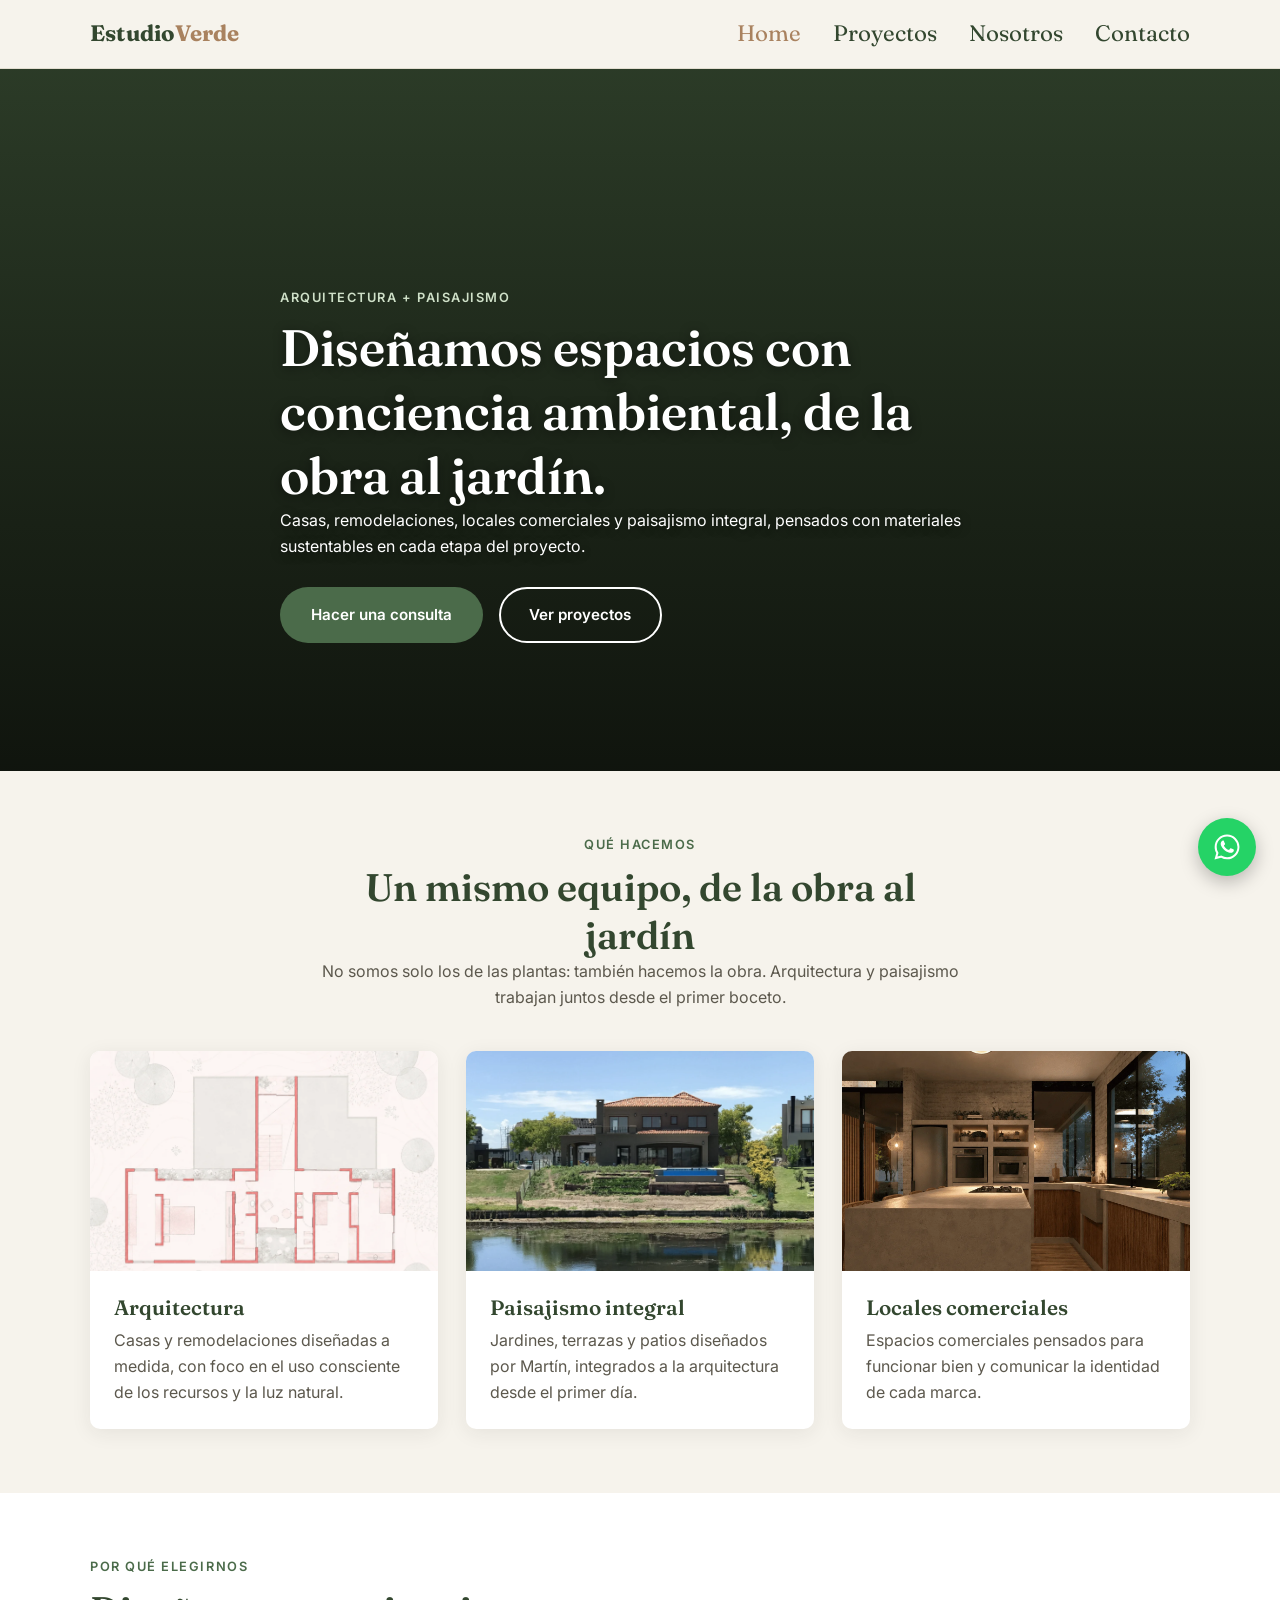
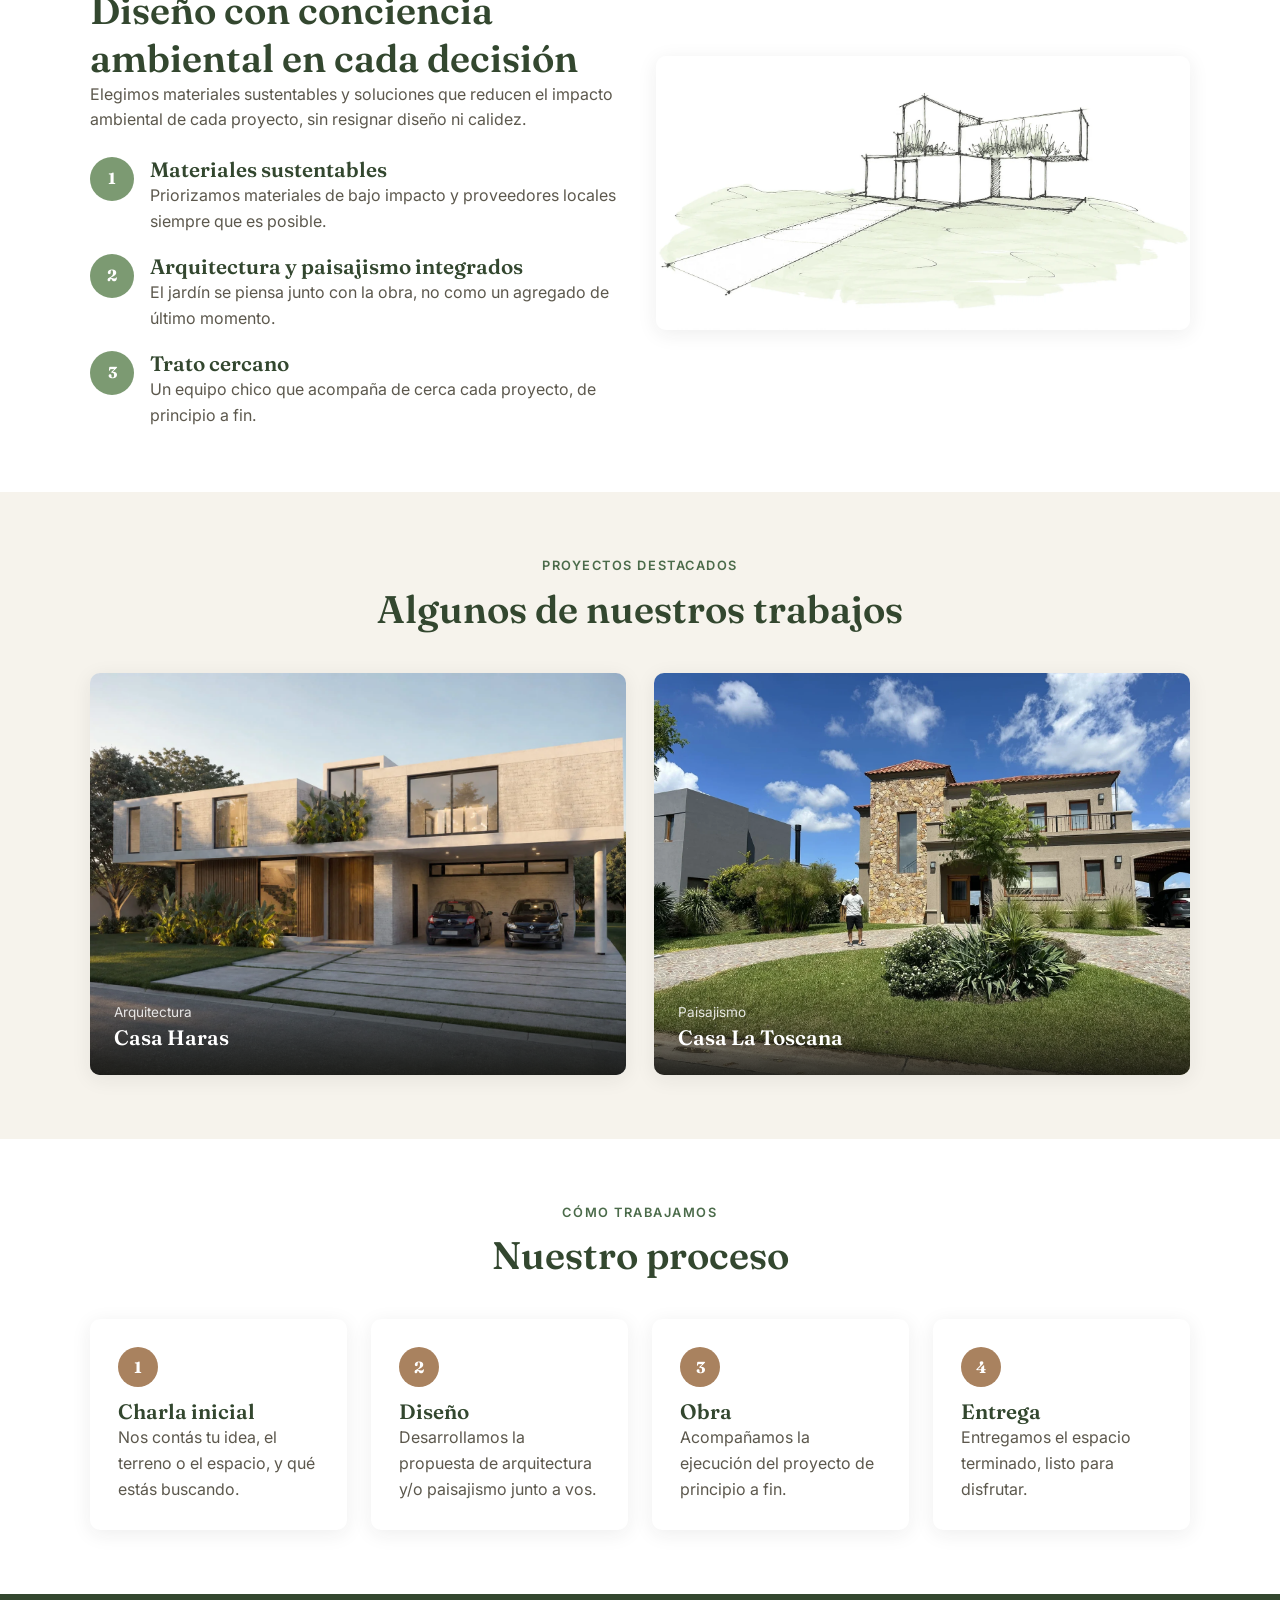
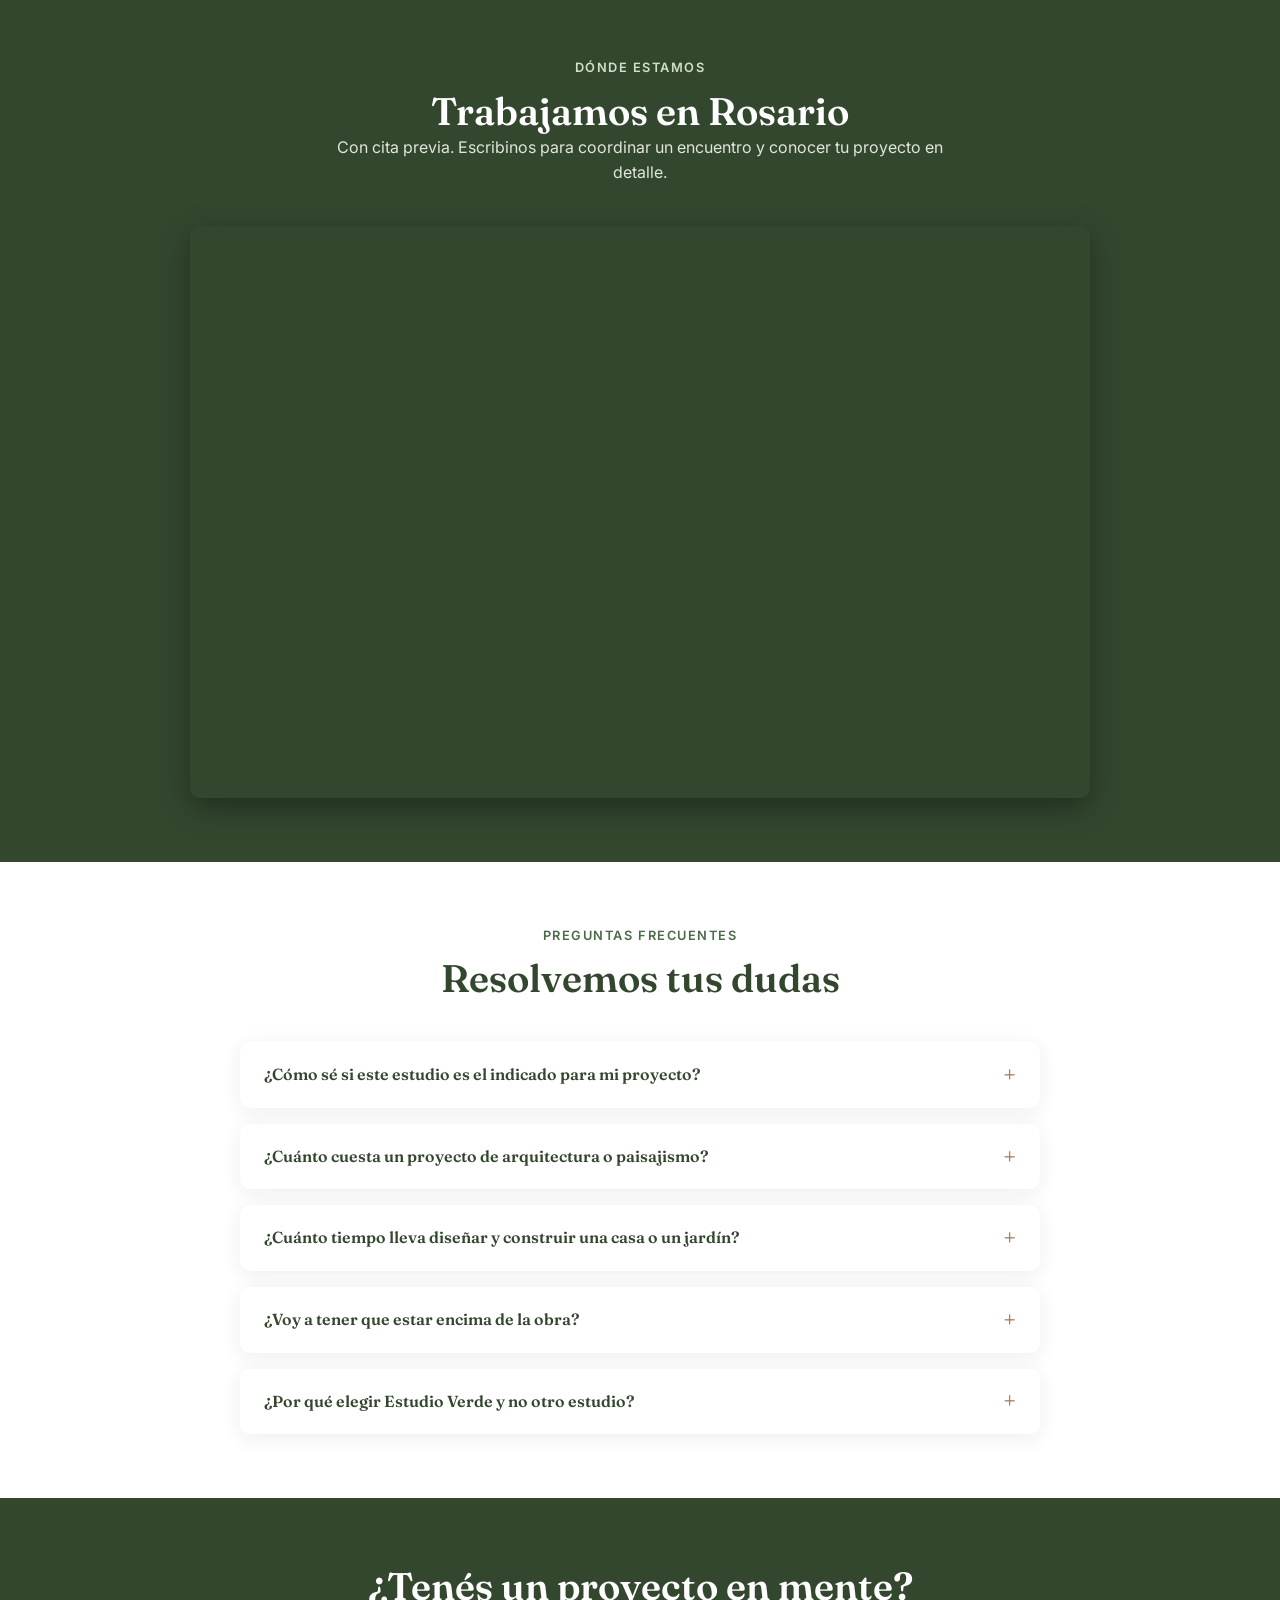
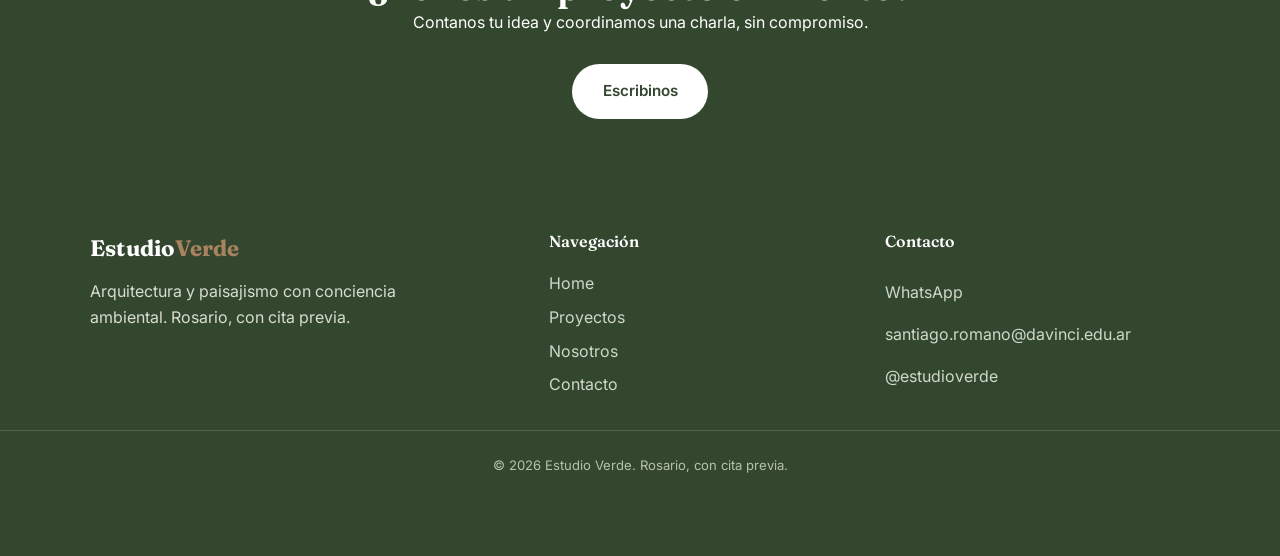
<file: index.html>
<!DOCTYPE html>
<html lang="es">
<head>
<meta charset="UTF-8">
<meta name="viewport" content="width=device-width, initial-scale=1.0">
<title>Estudio Verde — Arquitectura y paisajismo con conciencia ambiental</title>
<meta name="description" content="Estudio Verde: arquitectura, locales comerciales y paisajismo integral en Rosario, con diseño y materiales sustentables.">
<link rel="preconnect" href="https://fonts.googleapis.com">
<link rel="preconnect" href="https://fonts.gstatic.com" crossorigin>
<link href="https://fonts.googleapis.com/css2?family=Fraunces:wght@500;600;700&family=Inter:wght@400;500;600&display=swap" rel="stylesheet">
<link rel="stylesheet" href="css/styles.css">
</head>
<body>

<header class="header">
  <div class="contenedor">
    <a href="index.html" class="wordmark">Estudio<span>Verde</span></a>
    <button class="nav-toggle" aria-label="Abrir menú" aria-expanded="false">
      <span></span><span></span><span></span>
    </button>
    <nav class="nav-menu">
      <a href="index.html" class="activo">Home</a>
      <a href="proyectos/index.html">Proyectos</a>
      <a href="nosotros.html">Nosotros</a>
      <a href="contacto.html">Contacto</a>
    </nav>
  </div>
</header>

<!-- TODO: reemplazar por foto real de un proyecto (arquitectura + paisajismo) desde la carpeta del cliente -->
<section class="hero" style="background-image: linear-gradient(180deg, rgba(20,22,15,0.25) 0%, rgba(15,18,12,0.65) 55%, rgba(12,15,10,0.9) 100%), url('https://picsum.photos/seed/estudioverde-hero/1600/1000');">
  <div class="contenedor hero-contenido">
    <span class="eyebrow">Arquitectura + Paisajismo</span>
    <h1>Diseñamos espacios con conciencia ambiental, de la obra al jardín.</h1>
    <p>Casas, remodelaciones, locales comerciales y paisajismo integral, pensados con materiales sustentables en cada etapa del proyecto.</p>
    <div class="hero-acciones">
      <a href="contacto.html" class="boton boton-primario">Hacer una consulta</a>
      <a href="proyectos/index.html" class="boton boton-secundario">Ver proyectos</a>
    </div>
  </div>
</section>

<section>
  <div class="contenedor">
    <div class="intro-seccion">
      <span class="eyebrow">Qué hacemos</span>
      <h2>Un mismo equipo, de la obra al jardín</h2>
      <p>No somos solo los de las plantas: también hacemos la obra. Arquitectura y paisajismo trabajan juntos desde el primer boceto.</p>
    </div>
    <div class="grilla-tres">
      <article class="tarjeta-servicio">
        <img src="img/proyectos/casa-haras-planta-alta.webp" alt="Proyecto de arquitectura de Estudio Verde">
        <div class="texto">
          <h3>Arquitectura</h3>
          <p>Casas y remodelaciones diseñadas a medida, con foco en el uso consciente de los recursos y la luz natural.</p>
        </div>
      </article>
      <article class="tarjeta-servicio">
        <!-- TODO: foto real de un proyecto de paisajismo -->
        <img src="img/proyectos/toscana-01.webp" alt="Paisajismo integral de Estudio Verde">
        <div class="texto">
          <h3>Paisajismo integral</h3>
          <p>Jardines, terrazas y patios diseñados por Martín, integrados a la arquitectura desde el primer día.</p>
        </div>
      </article>
      <article class="tarjeta-servicio">
        <!-- TODO: foto real de un local comercial del estudio (imagen temporal: interior de Casa Haras, misma fuente que las otras cards) -->
        <img src="img/proyectos/casa-haras-cocina.webp" alt="Local comercial diseñado por Estudio Verde">
        <div class="texto">
          <h3>Locales comerciales</h3>
          <p>Espacios comerciales pensados para funcionar bien y comunicar la identidad de cada marca.</p>
        </div>
      </article>
    </div>
  </div>
</section>

<section class="seccion-alt">
  <div class="contenedor por-que">
    <div>
      <span class="eyebrow">Por qué elegirnos</span>
      <h2>Diseño con conciencia ambiental en cada decisión</h2>
      <p>Elegimos materiales sustentables y soluciones que reducen el impacto ambiental de cada proyecto, sin resignar diseño ni calidez.</p>
      <div class="por-que-lista">
        <div class="por-que-item">
          <span class="por-que-icono">1</span>
          <div>
            <h3>Materiales sustentables</h3>
            <p>Priorizamos materiales de bajo impacto y proveedores locales siempre que es posible.</p>
          </div>
        </div>
        <div class="por-que-item">
          <span class="por-que-icono">2</span>
          <div>
            <h3>Arquitectura y paisajismo integrados</h3>
            <p>El jardín se piensa junto con la obra, no como un agregado de último momento.</p>
          </div>
        </div>
        <div class="por-que-item">
          <span class="por-que-icono">3</span>
          <div>
            <h3>Trato cercano</h3>
            <p>Un equipo chico que acompaña de cerca cada proyecto, de principio a fin.</p>
          </div>
        </div>
      </div>
    </div>
    <!-- TODO: foto real que muestre materiales/detalle sustentable de un proyecto -->
    <img src="img/proyectos/casa-haras-croquis.webp" alt="Croquis conceptual de un proyecto de Estudio Verde" style="border-radius:10px; box-shadow: var(--sombra);">
  </div>
</section>

<section>
  <div class="contenedor">
    <div class="intro-seccion">
      <span class="eyebrow">Proyectos destacados</span>
      <h2>Algunos de nuestros trabajos</h2>
    </div>
    <div class="grilla-proyectos">
      <a class="tarjeta-proyecto" href="proyectos/casa-haras.html">
        <img src="img/proyectos/casa-haras-fachada.webp" alt="Casa Haras — fachada">
        <div class="tarjeta-proyecto-info">
          <span>Arquitectura</span>
          <h3>Casa Haras</h3>
        </div>
      </a>
      <a class="tarjeta-proyecto" href="proyectos/casa-la-toscana.html">
        <img src="img/proyectos/toscana-02.webp" alt="Casa La Toscana — paisajismo">
        <div class="tarjeta-proyecto-info">
          <span>Paisajismo</span>
          <h3>Casa La Toscana</h3>
        </div>
      </a>
    </div>
  </div>
</section>

<!-- TODO: confirmar con la clienta si quiere incluir esta sección y con qué pasos exactos -->
<section class="seccion-alt">
  <div class="contenedor">
    <div class="intro-seccion">
      <span class="eyebrow">Cómo trabajamos</span>
      <h2>Nuestro proceso</h2>
    </div>
    <div class="pasos-proceso">
      <div class="paso">
        <h3>Charla inicial</h3>
        <p>Nos contás tu idea, el terreno o el espacio, y qué estás buscando.</p>
      </div>
      <div class="paso">
        <h3>Diseño</h3>
        <p>Desarrollamos la propuesta de arquitectura y/o paisajismo junto a vos.</p>
      </div>
      <div class="paso">
        <h3>Obra</h3>
        <p>Acompañamos la ejecución del proyecto de principio a fin.</p>
      </div>
      <div class="paso">
        <h3>Entrega</h3>
        <p>Entregamos el espacio terminado, listo para disfrutar.</p>
      </div>
    </div>
  </div>
</section>

<section class="seccion-ubicacion">
  <div class="contenedor">
    <div class="intro-seccion">
      <span class="eyebrow">Dónde estamos</span>
      <h2>Trabajamos en Rosario</h2>
      <p>Con cita previa. Escribinos para coordinar un encuentro y conocer tu proyecto en detalle.</p>
    </div>
    <!-- Mapa general de Rosario, sin dirección exacta (a coordinar por WhatsApp o mail) -->
    <div class="mapa-embed">
      <iframe
        src="https://www.google.com/maps?q=Rosario,+Santa+Fe,+Argentina&z=12&output=embed"
        loading="lazy"
        referrerpolicy="no-referrer-when-downgrade"
        title="Mapa de Rosario, Santa Fe">
      </iframe>
    </div>
  </div>
</section>

<section class="seccion-alt">
  <div class="contenedor">
    <div class="intro-seccion">
      <span class="eyebrow">Preguntas frecuentes</span>
      <h2>Resolvemos tus dudas</h2>
    </div>
    <div class="faq-lista">
      <details class="faq-item">
        <summary>¿Cómo sé si este estudio es el indicado para mi proyecto?</summary>
        <div class="faq-respuesta">
          <p>Es normal sentir dudas antes de empezar. Nuestro proceso arranca con una charla inicial donde escuchamos, explicamos y acompañamos, para que puedas decidir con claridad antes de avanzar.</p>
        </div>
      </details>
      <details class="faq-item">
        <summary>¿Cuánto cuesta un proyecto de arquitectura o paisajismo?</summary>
        <div class="faq-respuesta">
          <p>Cada proyecto es un mundo: depende del terreno, la escala y el alcance del trabajo. Por eso no manejamos precios de referencia — en la charla inicial evaluamos tu caso puntual y te contamos cómo seguir.</p>
        </div>
      </details>
      <details class="faq-item">
        <summary>¿Cuánto tiempo lleva diseñar y construir una casa o un jardín?</summary>
        <div class="faq-respuesta">
          <p>Cada proyecto es único. En la etapa inicial definimos tiempos realistas para cada fase, desde el anteproyecto hasta la obra o la plantación.</p>
        </div>
      </details>
      <details class="faq-item">
        <summary>¿Voy a tener que estar encima de la obra?</summary>
        <div class="faq-respuesta">
          <p>No. Acompañamos y dirigimos el proceso para que puedas vivirlo con tranquilidad, sin tener que resolver cada detalle técnico.</p>
        </div>
      </details>
      <details class="faq-item">
        <summary>¿Por qué elegir Estudio Verde y no otro estudio?</summary>
        <div class="faq-respuesta">
          <p>Porque integramos arquitectura y paisajismo desde el inicio, con conciencia ambiental y materiales sustentables en cada decisión, y acompañamos todo el proceso con una mirada cercana y humana.</p>
        </div>
      </details>
    </div>
  </div>
</section>

<section class="cta-final">
  <div class="contenedor centrado">
    <h2>¿Tenés un proyecto en mente?</h2>
    <p>Contanos tu idea y coordinamos una charla, sin compromiso.</p>
    <div class="hero-acciones" style="justify-content:center;">
      <a href="contacto.html" class="boton boton-primario">Escribinos</a>
    </div>
  </div>
</section>

<footer class="footer">
  <div class="contenedor">
    <div>
      <a href="index.html" class="wordmark">Estudio<span>Verde</span></a>
      <p style="margin-top:0.75rem; max-width:340px;">Arquitectura y paisajismo con conciencia ambiental. Rosario, con cita previa.</p>
    </div>
    <div class="footer-links">
      <h4>Navegación</h4>
      <a href="index.html">Home</a>
      <a href="proyectos/index.html">Proyectos</a>
      <a href="nosotros.html">Nosotros</a>
      <a href="contacto.html">Contacto</a>
    </div>
    <div class="footer-links">
      <h4>Contacto</h4>
      <a href="https://wa.me/5491164099986?text=Hola!%20Vi%20la%20web%20de%20Estudio%20Verde%20y%20me%20gustar%C3%ADa%20hacer%20una%20consulta%20%F0%9F%8C%BF" target="_blank" rel="noopener">WhatsApp</a>
      <a href="mailto:santiago.romano@davinci.edu.ar">santiago.romano@davinci.edu.ar</a>
      <a href="https://instagram.com/estudioverde" target="_blank" rel="noopener">@estudioverde</a>
    </div>
  </div>
  <div class="footer-bottom">© 2026 Estudio Verde. Rosario, con cita previa.</div>
</footer>

<a class="whatsapp-flotante" href="https://wa.me/5491164099986?text=Hola!%20Vi%20la%20web%20de%20Estudio%20Verde%20y%20me%20gustar%C3%ADa%20hacer%20una%20consulta%20%F0%9F%8C%BF" target="_blank" rel="noopener" aria-label="Escribinos por WhatsApp">
  <svg viewBox="0 0 24 24"><path d="M12.04 2C6.58 2 2.13 6.45 2.13 11.91c0 1.75.46 3.45 1.32 4.95L2 22l5.28-1.38a9.9 9.9 0 0 0 4.76 1.21h.01c5.46 0 9.9-4.45 9.9-9.92 0-2.65-1.03-5.14-2.9-7.01A9.86 9.86 0 0 0 12.04 2m0 1.67c2.24 0 4.35.87 5.93 2.45a8.23 8.23 0 0 1 2.42 5.8c0 4.55-3.71 8.25-8.36 8.25a8.3 8.3 0 0 1-4.22-1.15l-.3-.18-3.13.82.84-3.04-.2-.31a8.18 8.18 0 0 1-1.27-4.39c0-4.55 3.71-8.25 8.29-8.25M8.53 7.02c-.17 0-.45.06-.68.32-.23.25-.9.87-.9 2.13 0 1.25.92 2.46 1.05 2.63.13.17 1.79 2.87 4.43 3.9 2.19.86 2.63.69 3.11.65.48-.04 1.55-.63 1.77-1.24.22-.6.22-1.12.15-1.23-.06-.11-.24-.17-.5-.3-.26-.13-1.55-.77-1.79-.86-.24-.09-.42-.13-.59.13-.17.26-.68.86-.83 1.03-.15.17-.31.19-.57.06-.26-.13-1.1-.4-2.09-1.28-.77-.68-1.29-1.53-1.44-1.79-.15-.26-.02-.4.11-.53.12-.12.26-.31.39-.47.13-.15.17-.26.26-.43.09-.17.04-.32-.02-.45-.06-.13-.59-1.44-.82-1.97-.21-.51-.43-.44-.59-.45-.15-.01-.32-.01-.5-.01"/></svg>
</a>

<script src="js/main.js"></script>
</body>
</html>
</file>
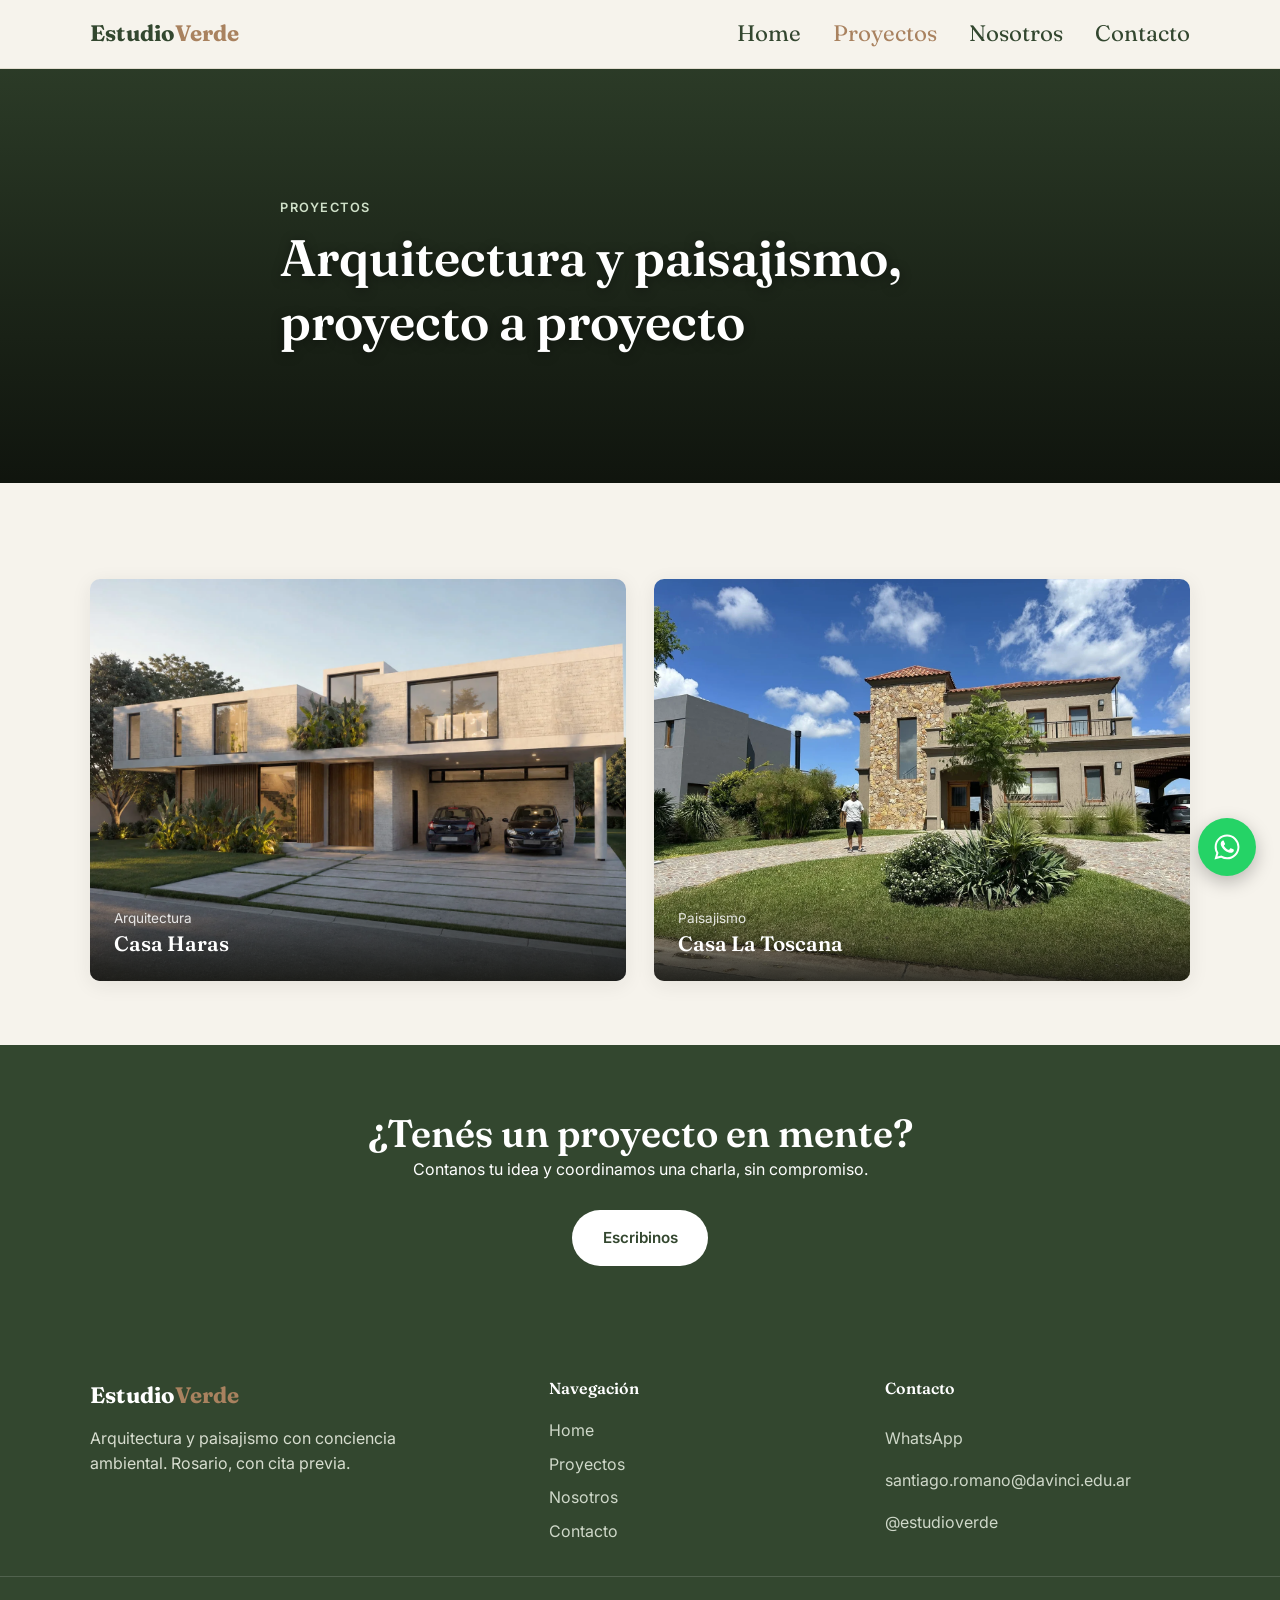
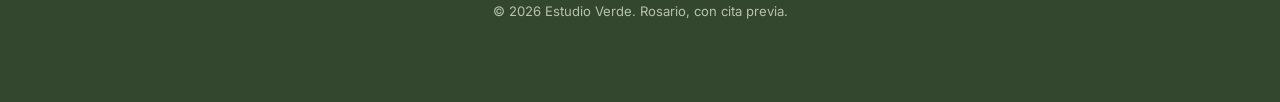
<file: proyectos/index.html>
<!DOCTYPE html>
<html lang="es">
<head>
<meta charset="UTF-8">
<meta name="viewport" content="width=device-width, initial-scale=1.0">
<title>Proyectos — Estudio Verde</title>
<meta name="description" content="Conocé los proyectos de arquitectura y paisajismo de Estudio Verde.">
<link rel="preconnect" href="https://fonts.googleapis.com">
<link rel="preconnect" href="https://fonts.gstatic.com" crossorigin>
<link href="https://fonts.googleapis.com/css2?family=Fraunces:wght@500;600;700&family=Inter:wght@400;500;600&display=swap" rel="stylesheet">
<link rel="stylesheet" href="../css/styles.css">
</head>
<body>

<header class="header">
  <div class="contenedor">
    <a href="../index.html" class="wordmark">Estudio<span>Verde</span></a>
    <button class="nav-toggle" aria-label="Abrir menú" aria-expanded="false">
      <span></span><span></span><span></span>
    </button>
    <nav class="nav-menu">
      <a href="../index.html">Home</a>
      <a href="index.html" class="activo">Proyectos</a>
      <a href="../nosotros.html">Nosotros</a>
      <a href="../contacto.html">Contacto</a>
    </nav>
  </div>
</header>

<!-- TODO: reemplazar por foto real de proyecto que resuma arquitectura + paisajismo -->
<section class="hero hero-mini" style="background-image: linear-gradient(180deg, rgba(20,22,15,0.25) 0%, rgba(15,18,12,0.65) 55%, rgba(12,15,10,0.9) 100%), url('https://picsum.photos/seed/estudioverde-proyectos/1600/700');">
  <div class="contenedor hero-contenido">
    <span class="eyebrow">Proyectos</span>
    <h1>Arquitectura y paisajismo, proyecto a proyecto</h1>
  </div>
</section>

<section>
  <div class="contenedor">
    <!--
      Grilla de proyectos: por ahora hay 2 casos cargados (Casa Haras y Casa La Toscana).
      Para sumar un proyecto nuevo, copiar un <a class="tarjeta-proyecto"> y crear su página
      individual usando casa-haras.html como plantilla.
    -->
    <div class="grilla-proyectos">
      <a class="tarjeta-proyecto" href="casa-haras.html">
        <img src="../img/proyectos/casa-haras-fachada.webp" alt="Casa Haras — fachada">
        <div class="tarjeta-proyecto-info">
          <span>Arquitectura</span>
          <h3>Casa Haras</h3>
        </div>
      </a>
      <a class="tarjeta-proyecto" href="casa-la-toscana.html">
        <img src="../img/proyectos/toscana-02.webp" alt="Casa La Toscana — paisajismo">
        <div class="tarjeta-proyecto-info">
          <span>Paisajismo</span>
          <h3>Casa La Toscana</h3>
        </div>
      </a>
    </div>
  </div>
</section>

<section class="cta-final">
  <div class="contenedor centrado">
    <h2>¿Tenés un proyecto en mente?</h2>
    <p>Contanos tu idea y coordinamos una charla, sin compromiso.</p>
    <div class="hero-acciones" style="justify-content:center;">
      <a href="../contacto.html" class="boton boton-primario">Escribinos</a>
    </div>
  </div>
</section>

<footer class="footer">
  <div class="contenedor">
    <div>
      <a href="../index.html" class="wordmark">Estudio<span>Verde</span></a>
      <p style="margin-top:0.75rem; max-width:340px;">Arquitectura y paisajismo con conciencia ambiental. Rosario, con cita previa.</p>
    </div>
    <div class="footer-links">
      <h4>Navegación</h4>
      <a href="../index.html">Home</a>
      <a href="index.html">Proyectos</a>
      <a href="../nosotros.html">Nosotros</a>
      <a href="../contacto.html">Contacto</a>
    </div>
    <div class="footer-links">
      <h4>Contacto</h4>
      <a href="https://wa.me/5491164099986?text=Hola!%20Vi%20la%20web%20de%20Estudio%20Verde%20y%20me%20gustar%C3%ADa%20hacer%20una%20consulta%20%F0%9F%8C%BF" target="_blank" rel="noopener">WhatsApp</a>
      <a href="mailto:santiago.romano@davinci.edu.ar">santiago.romano@davinci.edu.ar</a>
      <a href="https://instagram.com/estudioverde" target="_blank" rel="noopener">@estudioverde</a>
    </div>
  </div>
  <div class="footer-bottom">© 2026 Estudio Verde. Rosario, con cita previa.</div>
</footer>

<a class="whatsapp-flotante" href="https://wa.me/5491164099986?text=Hola!%20Vi%20la%20web%20de%20Estudio%20Verde%20y%20me%20gustar%C3%ADa%20hacer%20una%20consulta%20%F0%9F%8C%BF" target="_blank" rel="noopener" aria-label="Escribinos por WhatsApp">
  <svg viewBox="0 0 24 24"><path d="M12.04 2C6.58 2 2.13 6.45 2.13 11.91c0 1.75.46 3.45 1.32 4.95L2 22l5.28-1.38a9.9 9.9 0 0 0 4.76 1.21h.01c5.46 0 9.9-4.45 9.9-9.92 0-2.65-1.03-5.14-2.9-7.01A9.86 9.86 0 0 0 12.04 2m0 1.67c2.24 0 4.35.87 5.93 2.45a8.23 8.23 0 0 1 2.42 5.8c0 4.55-3.71 8.25-8.36 8.25a8.3 8.3 0 0 1-4.22-1.15l-.3-.18-3.13.82.84-3.04-.2-.31a8.18 8.18 0 0 1-1.27-4.39c0-4.55 3.71-8.25 8.29-8.25M8.53 7.02c-.17 0-.45.06-.68.32-.23.25-.9.87-.9 2.13 0 1.25.92 2.46 1.05 2.63.13.17 1.79 2.87 4.43 3.9 2.19.86 2.63.69 3.11.65.48-.04 1.55-.63 1.77-1.24.22-.6.22-1.12.15-1.23-.06-.11-.24-.17-.5-.3-.26-.13-1.55-.77-1.79-.86-.24-.09-.42-.13-.59.13-.17.26-.68.86-.83 1.03-.15.17-.31.19-.57.06-.26-.13-1.1-.4-2.09-1.28-.77-.68-1.29-1.53-1.44-1.79-.15-.26-.02-.4.11-.53.12-.12.26-.31.39-.47.13-.15.17-.26.26-.43.09-.17.04-.32-.02-.45-.06-.13-.59-1.44-.82-1.97-.21-.51-.43-.44-.59-.45-.15-.01-.32-.01-.5-.01"/></svg>
</a>

<script src="../js/main.js"></script>
</body>
</html>
</file>
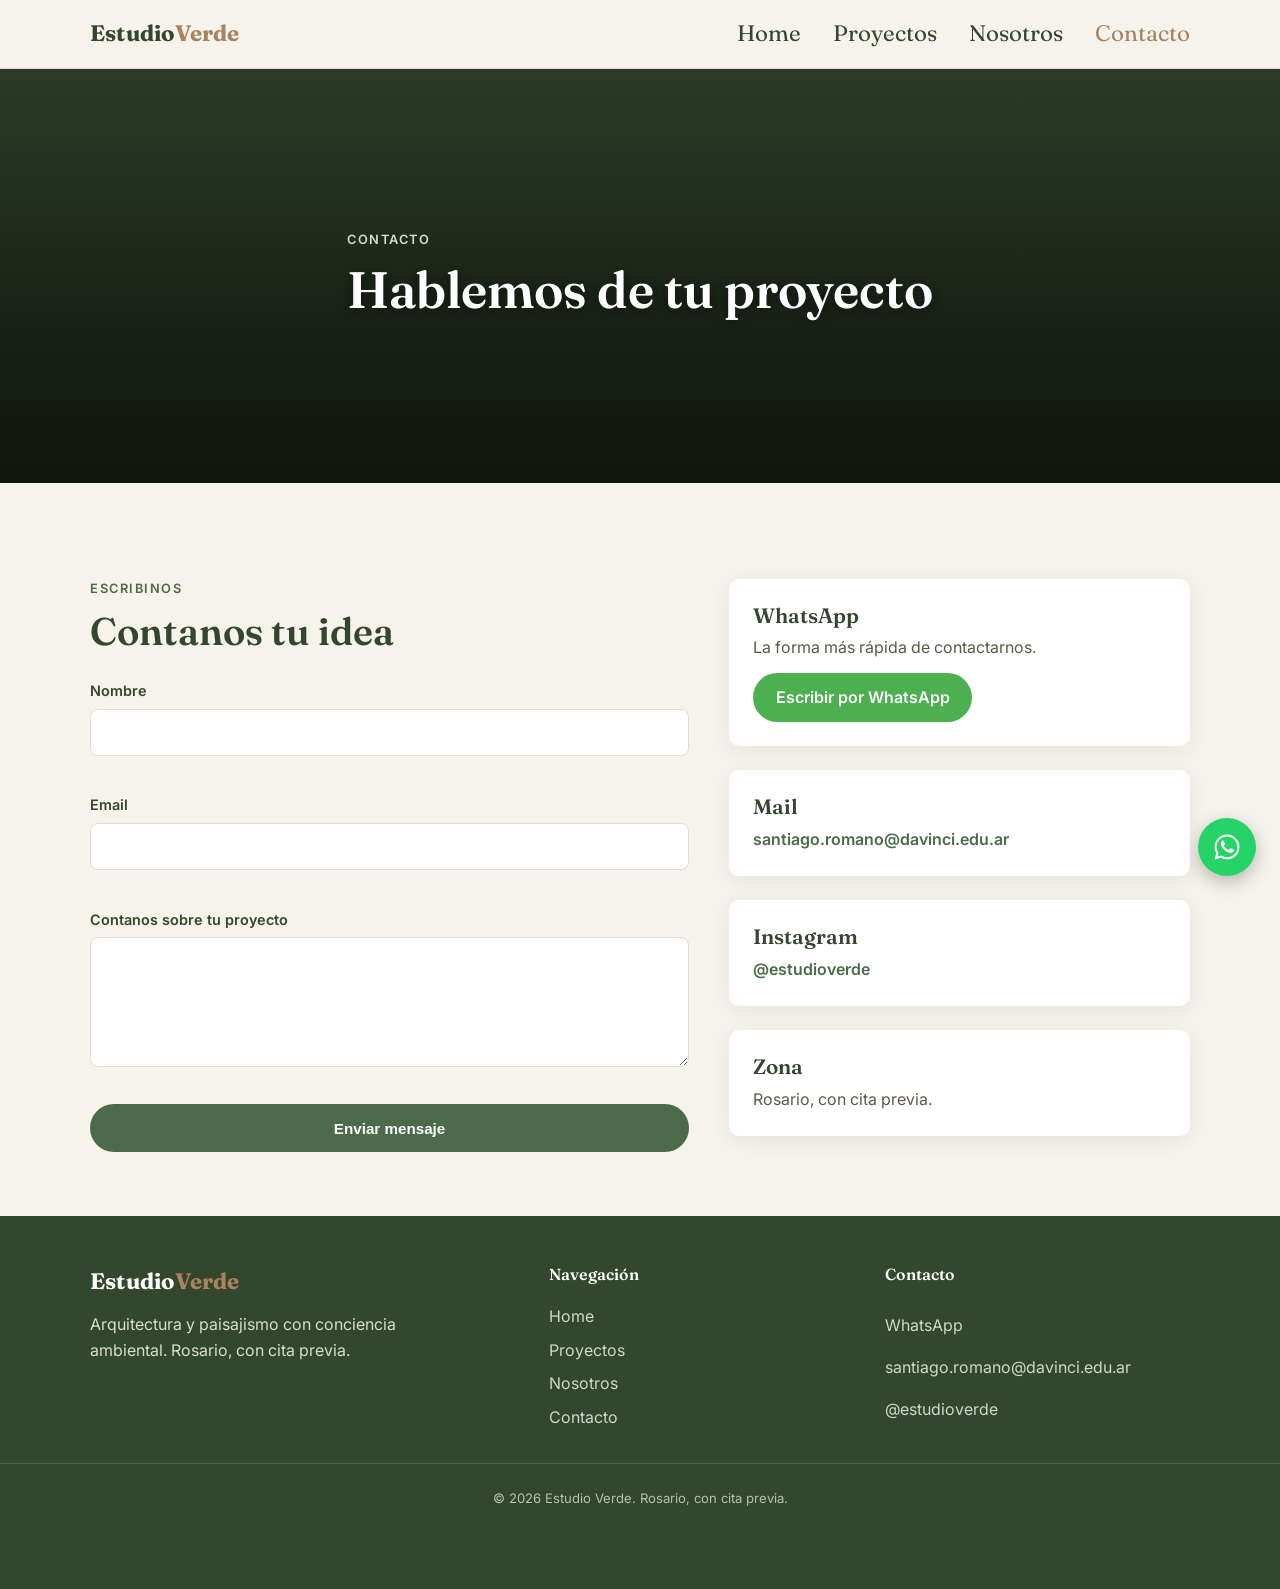
<file: contacto.html>
<!DOCTYPE html>
<html lang="es">
<head>
<meta charset="UTF-8">
<meta name="viewport" content="width=device-width, initial-scale=1.0">
<title>Contacto — Estudio Verde</title>
<meta name="description" content="Contactá a Estudio Verde por WhatsApp, mail o el formulario de la web.">
<link rel="preconnect" href="https://fonts.googleapis.com">
<link rel="preconnect" href="https://fonts.gstatic.com" crossorigin>
<link href="https://fonts.googleapis.com/css2?family=Fraunces:wght@500;600;700&family=Inter:wght@400;500;600&display=swap" rel="stylesheet">
<link rel="stylesheet" href="css/styles.css">
</head>
<body>

<header class="header">
  <div class="contenedor">
    <a href="index.html" class="wordmark">Estudio<span>Verde</span></a>
    <button class="nav-toggle" aria-label="Abrir menú" aria-expanded="false">
      <span></span><span></span><span></span>
    </button>
    <nav class="nav-menu">
      <a href="index.html">Home</a>
      <a href="proyectos/index.html">Proyectos</a>
      <a href="nosotros.html">Nosotros</a>
      <a href="contacto.html" class="activo">Contacto</a>
    </nav>
  </div>
</header>

<!-- TODO: reemplazar por foto real del estudio o de un proyecto -->
<section class="hero hero-mini" style="background-image: linear-gradient(180deg, rgba(20,22,15,0.25) 0%, rgba(15,18,12,0.65) 55%, rgba(12,15,10,0.9) 100%), url('https://picsum.photos/seed/estudioverde-contacto/1600/700');">
  <div class="contenedor hero-contenido">
    <span class="eyebrow">Contacto</span>
    <h1>Hablemos de tu proyecto</h1>
  </div>
</section>

<section>
  <div class="contenedor grilla-contacto">
    <div>
      <span class="eyebrow">Escribinos</span>
      <h2 style="margin-bottom:1.5rem;">Contanos tu idea</h2>

      <!--
        Formulario sin backend: envía vía Formspree (formspree.io), servicio gratuito
        para formularios estáticos. Formspree reenvía las respuestas a
        santiago.romano@davinci.edu.ar.
      -->
      <form id="form-contacto" class="form-contacto" action="https://formspree.io/f/mykrbyva" method="POST">
        <div class="campo">
          <label for="nombre">Nombre</label>
          <input type="text" id="nombre" name="nombre" required>
          <span class="campo-error" data-error-de="nombre"></span>
        </div>
        <div class="campo">
          <label for="email">Email</label>
          <input type="email" id="email" name="email" required>
          <span class="campo-error" data-error-de="email"></span>
        </div>
        <div class="campo">
          <label for="mensaje">Contanos sobre tu proyecto</label>
          <textarea id="mensaje" name="mensaje" required></textarea>
          <span class="campo-error" data-error-de="mensaje"></span>
        </div>
        <!-- honeypot anti-spam: campo oculto que un usuario real nunca completa -->
        <div class="campo campo-oculto">
          <label for="empresa">No completar</label>
          <input type="text" id="empresa" name="empresa" tabindex="-1" autocomplete="off">
        </div>
        <div class="form-mensaje-estado"></div>
        <button type="submit" class="boton boton-primario">Enviar mensaje</button>
      </form>
    </div>

    <div class="info-contacto">
      <div class="info-item">
        <h3>WhatsApp</h3>
        <p>La forma más rápida de contactarnos.</p>
        <a class="boton-whatsapp-inline" href="https://wa.me/5491164099986?text=Hola!%20Vi%20la%20web%20de%20Estudio%20Verde%20y%20me%20gustar%C3%ADa%20hacer%20una%20consulta%20%F0%9F%8C%BF" target="_blank" rel="noopener">Escribir por WhatsApp</a>
      </div>
      <div class="info-item">
        <h3>Mail</h3>
        <p><a class="destacado" href="mailto:santiago.romano@davinci.edu.ar">santiago.romano@davinci.edu.ar</a></p>
      </div>
      <div class="info-item">
        <h3>Instagram</h3>
        <p><a class="destacado" href="https://instagram.com/estudioverde" target="_blank" rel="noopener">@estudioverde</a></p>
      </div>
      <div class="info-item">
        <h3>Zona</h3>
        <p>Rosario, con cita previa.</p>
      </div>
    </div>
  </div>
</section>

<footer class="footer">
  <div class="contenedor">
    <div>
      <a href="index.html" class="wordmark">Estudio<span>Verde</span></a>
      <p style="margin-top:0.75rem; max-width:340px;">Arquitectura y paisajismo con conciencia ambiental. Rosario, con cita previa.</p>
    </div>
    <div class="footer-links">
      <h4>Navegación</h4>
      <a href="index.html">Home</a>
      <a href="proyectos/index.html">Proyectos</a>
      <a href="nosotros.html">Nosotros</a>
      <a href="contacto.html">Contacto</a>
    </div>
    <div class="footer-links">
      <h4>Contacto</h4>
      <a href="https://wa.me/5491164099986?text=Hola!%20Vi%20la%20web%20de%20Estudio%20Verde%20y%20me%20gustar%C3%ADa%20hacer%20una%20consulta%20%F0%9F%8C%BF" target="_blank" rel="noopener">WhatsApp</a>
      <a href="mailto:santiago.romano@davinci.edu.ar">santiago.romano@davinci.edu.ar</a>
      <a href="https://instagram.com/estudioverde" target="_blank" rel="noopener">@estudioverde</a>
    </div>
  </div>
  <div class="footer-bottom">© 2026 Estudio Verde. Rosario, con cita previa.</div>
</footer>

<a class="whatsapp-flotante" href="https://wa.me/5491164099986?text=Hola!%20Vi%20la%20web%20de%20Estudio%20Verde%20y%20me%20gustar%C3%ADa%20hacer%20una%20consulta%20%F0%9F%8C%BF" target="_blank" rel="noopener" aria-label="Escribinos por WhatsApp">
  <svg viewBox="0 0 24 24"><path d="M12.04 2C6.58 2 2.13 6.45 2.13 11.91c0 1.75.46 3.45 1.32 4.95L2 22l5.28-1.38a9.9 9.9 0 0 0 4.76 1.21h.01c5.46 0 9.9-4.45 9.9-9.92 0-2.65-1.03-5.14-2.9-7.01A9.86 9.86 0 0 0 12.04 2m0 1.67c2.24 0 4.35.87 5.93 2.45a8.23 8.23 0 0 1 2.42 5.8c0 4.55-3.71 8.25-8.36 8.25a8.3 8.3 0 0 1-4.22-1.15l-.3-.18-3.13.82.84-3.04-.2-.31a8.18 8.18 0 0 1-1.27-4.39c0-4.55 3.71-8.25 8.29-8.25M8.53 7.02c-.17 0-.45.06-.68.32-.23.25-.9.87-.9 2.13 0 1.25.92 2.46 1.05 2.63.13.17 1.79 2.87 4.43 3.9 2.19.86 2.63.69 3.11.65.48-.04 1.55-.63 1.77-1.24.22-.6.22-1.12.15-1.23-.06-.11-.24-.17-.5-.3-.26-.13-1.55-.77-1.79-.86-.24-.09-.42-.13-.59.13-.17.26-.68.86-.83 1.03-.15.17-.31.19-.57.06-.26-.13-1.1-.4-2.09-1.28-.77-.68-1.29-1.53-1.44-1.79-.15-.26-.02-.4.11-.53.12-.12.26-.31.39-.47.13-.15.17-.26.26-.43.09-.17.04-.32-.02-.45-.06-.13-.59-1.44-.82-1.97-.21-.51-.43-.44-.59-.45-.15-.01-.32-.01-.5-.01"/></svg>
</a>

<script src="js/main.js"></script>
</body>
</html>
</file>
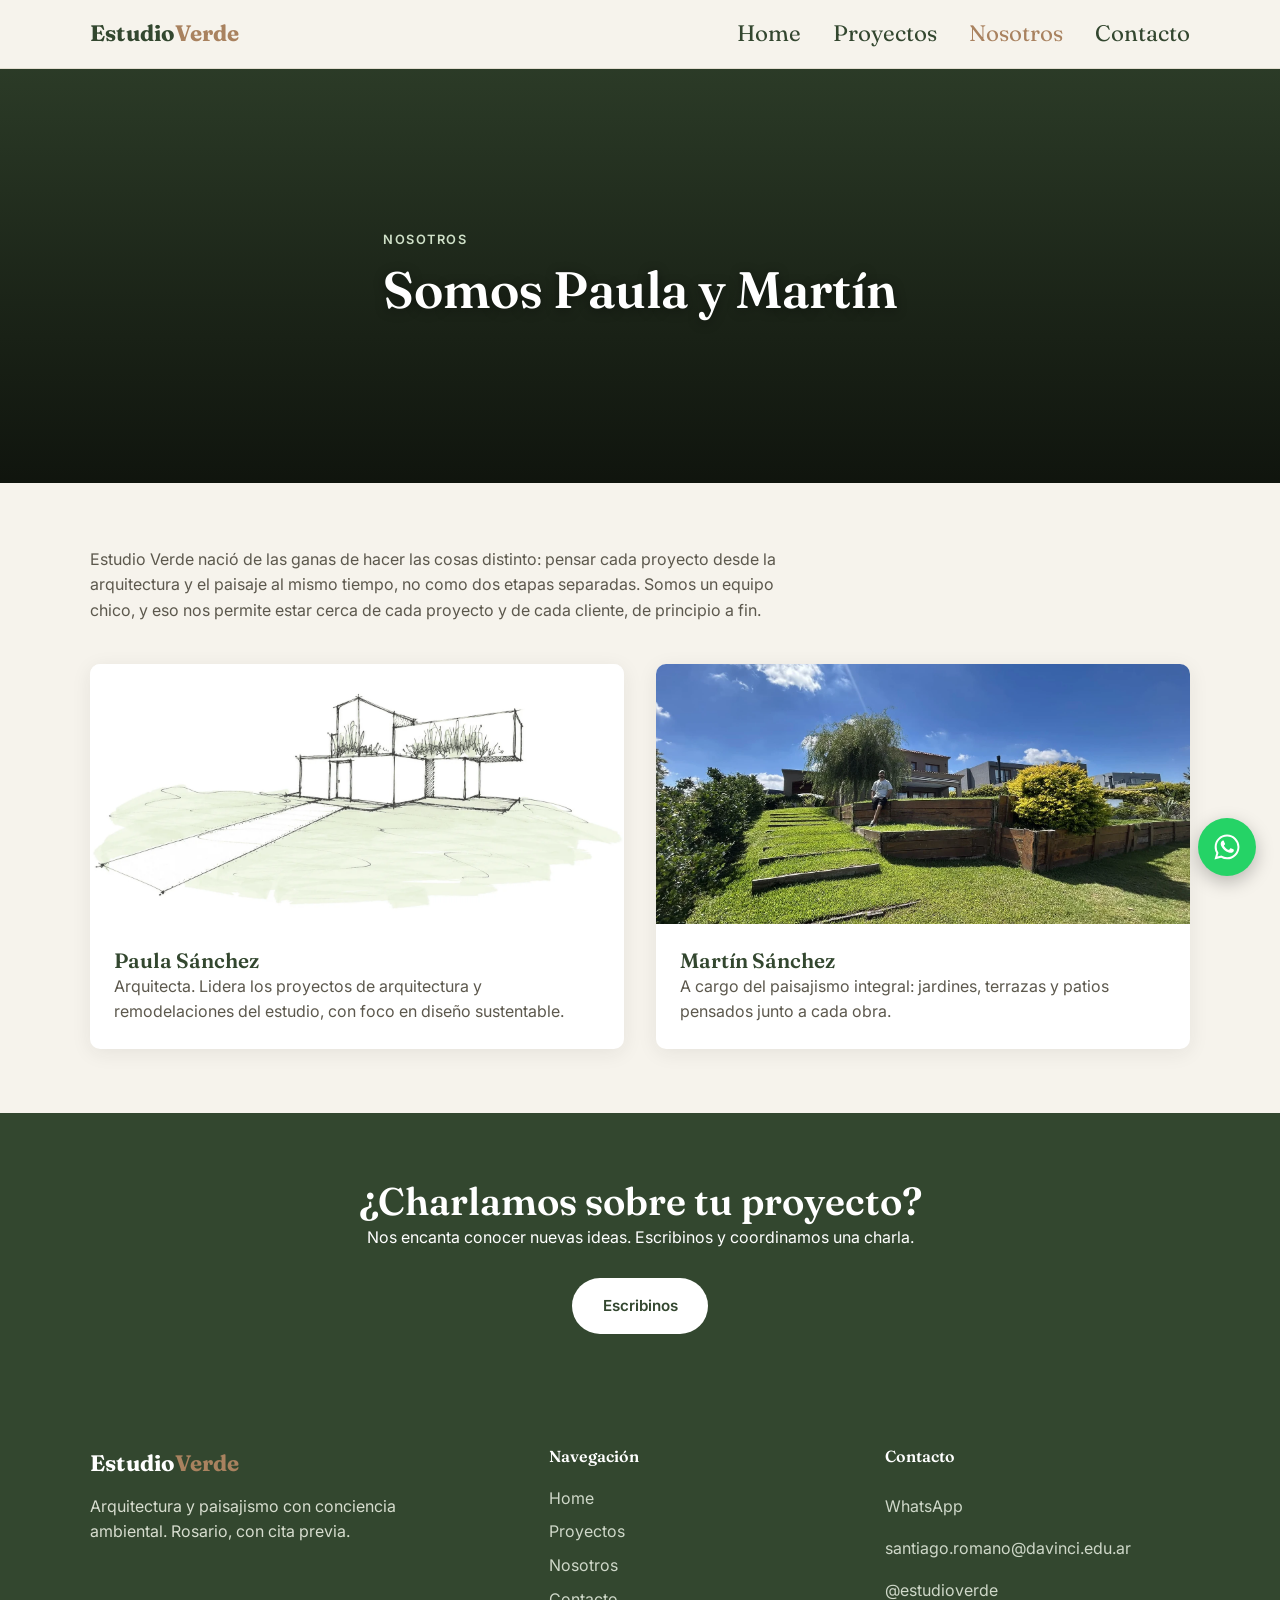
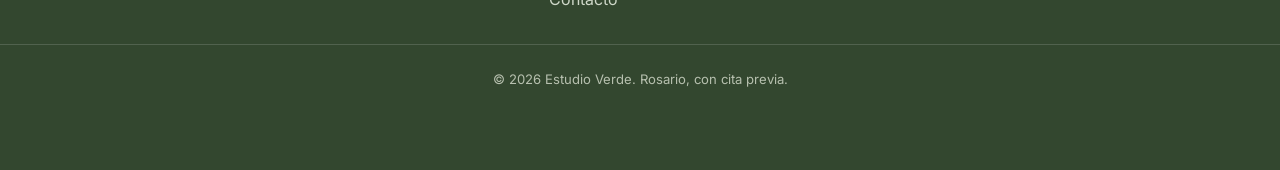
<file: nosotros.html>
<!DOCTYPE html>
<html lang="es">
<head>
<meta charset="UTF-8">
<meta name="viewport" content="width=device-width, initial-scale=1.0">
<title>Nosotros — Estudio Verde</title>
<meta name="description" content="Conocé a Paula y Martín, el equipo detrás de Estudio Verde.">
<link rel="preconnect" href="https://fonts.googleapis.com">
<link rel="preconnect" href="https://fonts.gstatic.com" crossorigin>
<link href="https://fonts.googleapis.com/css2?family=Fraunces:wght@500;600;700&family=Inter:wght@400;500;600&display=swap" rel="stylesheet">
<link rel="stylesheet" href="css/styles.css">
</head>
<body>

<header class="header">
  <div class="contenedor">
    <a href="index.html" class="wordmark">Estudio<span>Verde</span></a>
    <button class="nav-toggle" aria-label="Abrir menú" aria-expanded="false">
      <span></span><span></span><span></span>
    </button>
    <nav class="nav-menu">
      <a href="index.html">Home</a>
      <a href="proyectos/index.html">Proyectos</a>
      <a href="nosotros.html" class="activo">Nosotros</a>
      <a href="contacto.html">Contacto</a>
    </nav>
  </div>
</header>

<!-- TODO: reemplazar por foto real de Paula y Martín juntos, o del estudio -->
<section class="hero hero-mini" style="background-image: linear-gradient(180deg, rgba(20,22,15,0.25) 0%, rgba(15,18,12,0.65) 55%, rgba(12,15,10,0.9) 100%), url('https://picsum.photos/seed/estudioverde-nosotros/1600/700');">
  <div class="contenedor hero-contenido">
    <span class="eyebrow">Nosotros</span>
    <h1>Somos Paula y Martín</h1>
  </div>
</section>

<section>
  <div class="contenedor">
    <div class="intro-seccion" style="text-align:left; max-width:720px; margin-left:0;">
      <!-- Historia del estudio: placeholder, completar con el relato real de la clienta -->
      <p>Estudio Verde nació de las ganas de hacer las cosas distinto: pensar cada proyecto desde la arquitectura y el paisaje al mismo tiempo, no como dos etapas separadas. Somos un equipo chico, y eso nos permite estar cerca de cada proyecto y de cada cliente, de principio a fin.</p>
    </div>

    <div class="perfiles">
      <div class="perfil">
        <!-- TODO: foto real de Paula (retrato o en obra); imagen temporal: croquis conceptual de Casa Haras -->
        <img src="img/proyectos/casa-haras-croquis.webp" alt="Paula Sánchez, arquitecta">
        <div class="texto">
          <h3>Paula Sánchez</h3>
          <p>Arquitecta. Lidera los proyectos de arquitectura y remodelaciones del estudio, con foco en diseño sustentable.</p>
        </div>
      </div>
      <div class="perfil">
        <!-- TODO: foto real de Martín (retrato o en un jardín); imagen temporal: paisajismo de Casa La Toscana -->
        <img src="img/proyectos/toscana-03.webp" alt="Martín Sánchez, paisajista">
        <div class="texto">
          <h3>Martín Sánchez</h3>
          <p>A cargo del paisajismo integral: jardines, terrazas y patios pensados junto a cada obra.</p>
        </div>
      </div>
    </div>
  </div>
</section>

<section class="cta-final">
  <div class="contenedor centrado">
    <h2>¿Charlamos sobre tu proyecto?</h2>
    <p>Nos encanta conocer nuevas ideas. Escribinos y coordinamos una charla.</p>
    <div class="hero-acciones" style="justify-content:center;">
      <a href="contacto.html" class="boton boton-primario">Escribinos</a>
    </div>
  </div>
</section>

<footer class="footer">
  <div class="contenedor">
    <div>
      <a href="index.html" class="wordmark">Estudio<span>Verde</span></a>
      <p style="margin-top:0.75rem; max-width:340px;">Arquitectura y paisajismo con conciencia ambiental. Rosario, con cita previa.</p>
    </div>
    <div class="footer-links">
      <h4>Navegación</h4>
      <a href="index.html">Home</a>
      <a href="proyectos/index.html">Proyectos</a>
      <a href="nosotros.html">Nosotros</a>
      <a href="contacto.html">Contacto</a>
    </div>
    <div class="footer-links">
      <h4>Contacto</h4>
      <a href="https://wa.me/5491164099986?text=Hola!%20Vi%20la%20web%20de%20Estudio%20Verde%20y%20me%20gustar%C3%ADa%20hacer%20una%20consulta%20%F0%9F%8C%BF" target="_blank" rel="noopener">WhatsApp</a>
      <a href="mailto:santiago.romano@davinci.edu.ar">santiago.romano@davinci.edu.ar</a>
      <a href="https://instagram.com/estudioverde" target="_blank" rel="noopener">@estudioverde</a>
    </div>
  </div>
  <div class="footer-bottom">© 2026 Estudio Verde. Rosario, con cita previa.</div>
</footer>

<a class="whatsapp-flotante" href="https://wa.me/5491164099986?text=Hola!%20Vi%20la%20web%20de%20Estudio%20Verde%20y%20me%20gustar%C3%ADa%20hacer%20una%20consulta%20%F0%9F%8C%BF" target="_blank" rel="noopener" aria-label="Escribinos por WhatsApp">
  <svg viewBox="0 0 24 24"><path d="M12.04 2C6.58 2 2.13 6.45 2.13 11.91c0 1.75.46 3.45 1.32 4.95L2 22l5.28-1.38a9.9 9.9 0 0 0 4.76 1.21h.01c5.46 0 9.9-4.45 9.9-9.92 0-2.65-1.03-5.14-2.9-7.01A9.86 9.86 0 0 0 12.04 2m0 1.67c2.24 0 4.35.87 5.93 2.45a8.23 8.23 0 0 1 2.42 5.8c0 4.55-3.71 8.25-8.36 8.25a8.3 8.3 0 0 1-4.22-1.15l-.3-.18-3.13.82.84-3.04-.2-.31a8.18 8.18 0 0 1-1.27-4.39c0-4.55 3.71-8.25 8.29-8.25M8.53 7.02c-.17 0-.45.06-.68.32-.23.25-.9.87-.9 2.13 0 1.25.92 2.46 1.05 2.63.13.17 1.79 2.87 4.43 3.9 2.19.86 2.63.69 3.11.65.48-.04 1.55-.63 1.77-1.24.22-.6.22-1.12.15-1.23-.06-.11-.24-.17-.5-.3-.26-.13-1.55-.77-1.79-.86-.24-.09-.42-.13-.59.13-.17.26-.68.86-.83 1.03-.15.17-.31.19-.57.06-.26-.13-1.1-.4-2.09-1.28-.77-.68-1.29-1.53-1.44-1.79-.15-.26-.02-.4.11-.53.12-.12.26-.31.39-.47.13-.15.17-.26.26-.43.09-.17.04-.32-.02-.45-.06-.13-.59-1.44-.82-1.97-.21-.51-.43-.44-.59-.45-.15-.01-.32-.01-.5-.01"/></svg>
</a>

<script src="js/main.js"></script>
</body>
</html>
</file>
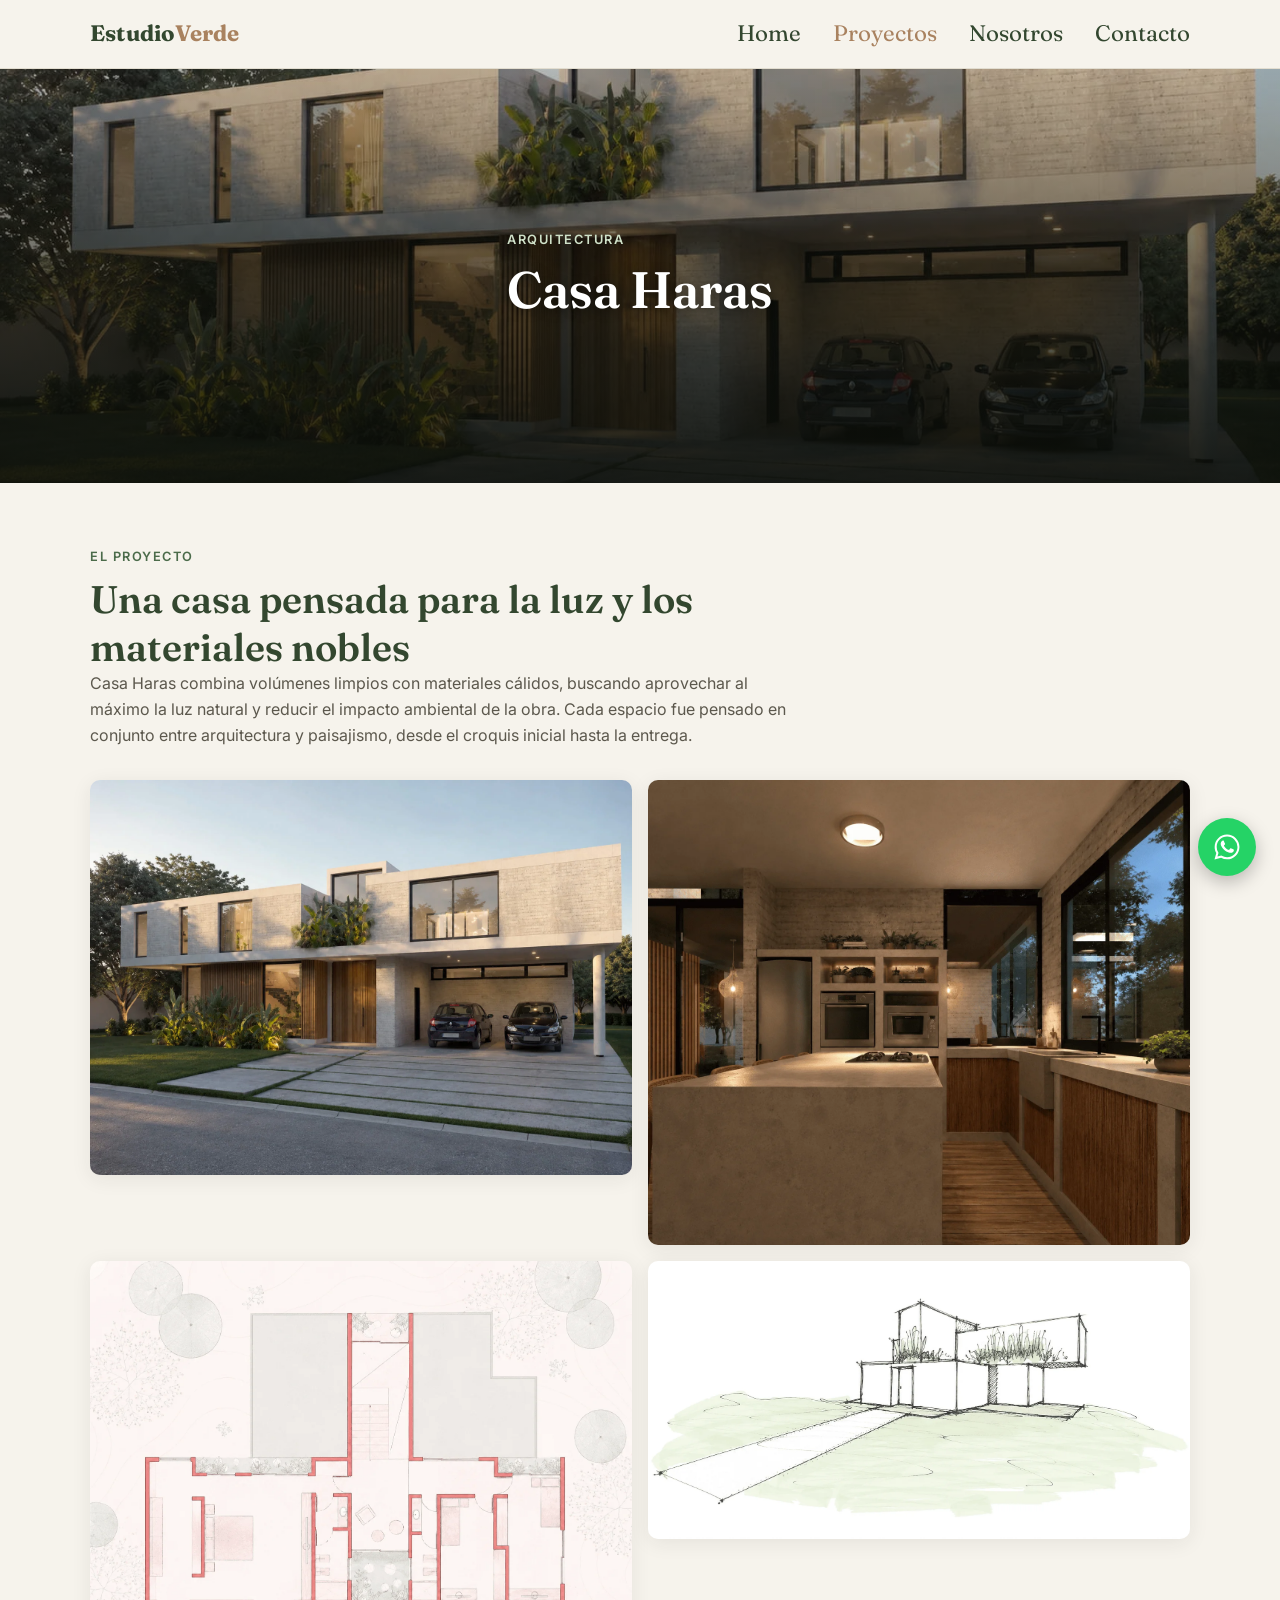
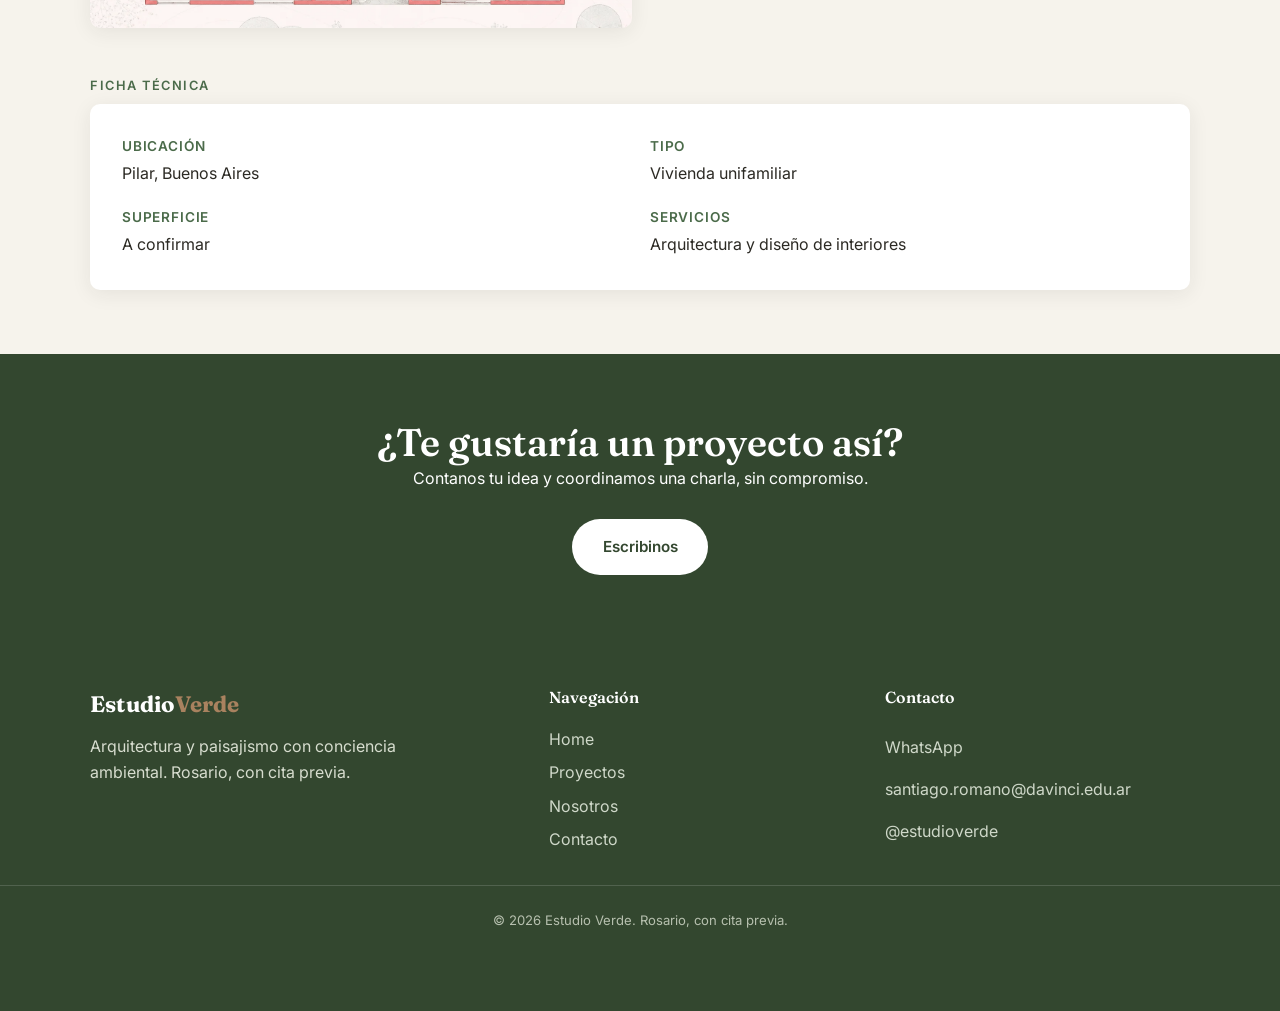
<file: proyectos/casa-haras.html>
<!DOCTYPE html>
<html lang="es">
<head>
<meta charset="UTF-8">
<meta name="viewport" content="width=device-width, initial-scale=1.0">
<title>Casa Haras — Estudio Verde</title>
<meta name="description" content="Casa Haras, un proyecto de arquitectura de Estudio Verde.">
<link rel="preconnect" href="https://fonts.googleapis.com">
<link rel="preconnect" href="https://fonts.gstatic.com" crossorigin>
<link href="https://fonts.googleapis.com/css2?family=Fraunces:wght@500;600;700&family=Inter:wght@400;500;600&display=swap" rel="stylesheet">
<link rel="stylesheet" href="../css/styles.css">
</head>
<body>

<header class="header">
  <div class="contenedor">
    <a href="../index.html" class="wordmark">Estudio<span>Verde</span></a>
    <button class="nav-toggle" aria-label="Abrir menú" aria-expanded="false">
      <span></span><span></span><span></span>
    </button>
    <nav class="nav-menu">
      <a href="../index.html">Home</a>
      <a href="index.html" class="activo">Proyectos</a>
      <a href="../nosotros.html">Nosotros</a>
      <a href="../contacto.html">Contacto</a>
    </nav>
  </div>
</header>

<section class="hero hero-mini" style="background-image: linear-gradient(180deg, rgba(20,22,15,0.25) 0%, rgba(15,18,12,0.65) 55%, rgba(12,15,10,0.9) 100%), url('../img/proyectos/casa-haras-fachada.webp');">
  <div class="contenedor hero-contenido">
    <span class="eyebrow">Arquitectura</span>
    <h1>Casa Haras</h1>
  </div>
</section>

<section>
  <div class="contenedor">
    <div class="proyecto-intro">
      <span class="eyebrow">El proyecto</span>
      <h2>Una casa pensada para la luz y los materiales nobles</h2>
      <!-- Texto de intro placeholder — completar con el relato real del proyecto -->
      <p>Casa Haras combina volúmenes limpios con materiales cálidos, buscando aprovechar al máximo la luz natural y reducir el impacto ambiental de la obra. Cada espacio fue pensado en conjunto entre arquitectura y paisajismo, desde el croquis inicial hasta la entrega.</p>
    </div>

    <div class="galeria">
      <img src="../img/proyectos/casa-haras-fachada.webp" alt="Casa Haras — fachada">
      <img src="../img/proyectos/casa-haras-cocina.webp" alt="Casa Haras — cocina">
      <img src="../img/proyectos/casa-haras-planta-alta.webp" alt="Casa Haras — planta alta">
      <img src="../img/proyectos/casa-haras-croquis.webp" alt="Casa Haras — croquis conceptual">
    </div>

    <div style="margin-top:3rem;">
      <span class="eyebrow">Ficha técnica</span>
      <!-- Datos placeholder — completar con la información real del proyecto -->
      <dl class="ficha-tecnica">
        <div>
          <dt>Ubicación</dt>
          <dd>Pilar, Buenos Aires</dd>
        </div>
        <div>
          <dt>Tipo</dt>
          <dd>Vivienda unifamiliar</dd>
        </div>
        <div>
          <dt>Superficie</dt>
          <dd>A confirmar</dd>
        </div>
        <div>
          <dt>Servicios</dt>
          <dd>Arquitectura y diseño de interiores</dd>
        </div>
      </dl>
    </div>
  </div>
</section>

<section class="cta-final">
  <div class="contenedor centrado">
    <h2>¿Te gustaría un proyecto así?</h2>
    <p>Contanos tu idea y coordinamos una charla, sin compromiso.</p>
    <div class="hero-acciones" style="justify-content:center;">
      <a href="../contacto.html" class="boton boton-primario">Escribinos</a>
    </div>
  </div>
</section>

<footer class="footer">
  <div class="contenedor">
    <div>
      <a href="../index.html" class="wordmark">Estudio<span>Verde</span></a>
      <p style="margin-top:0.75rem; max-width:340px;">Arquitectura y paisajismo con conciencia ambiental. Rosario, con cita previa.</p>
    </div>
    <div class="footer-links">
      <h4>Navegación</h4>
      <a href="../index.html">Home</a>
      <a href="index.html">Proyectos</a>
      <a href="../nosotros.html">Nosotros</a>
      <a href="../contacto.html">Contacto</a>
    </div>
    <div class="footer-links">
      <h4>Contacto</h4>
      <a href="https://wa.me/5491164099986?text=Hola!%20Vi%20la%20web%20de%20Estudio%20Verde%20y%20me%20gustar%C3%ADa%20hacer%20una%20consulta%20%F0%9F%8C%BF" target="_blank" rel="noopener">WhatsApp</a>
      <a href="mailto:santiago.romano@davinci.edu.ar">santiago.romano@davinci.edu.ar</a>
      <a href="https://instagram.com/estudioverde" target="_blank" rel="noopener">@estudioverde</a>
    </div>
  </div>
  <div class="footer-bottom">© 2026 Estudio Verde. Rosario, con cita previa.</div>
</footer>

<a class="whatsapp-flotante" href="https://wa.me/5491164099986?text=Hola!%20Vi%20la%20web%20de%20Estudio%20Verde%20y%20me%20gustar%C3%ADa%20hacer%20una%20consulta%20%F0%9F%8C%BF" target="_blank" rel="noopener" aria-label="Escribinos por WhatsApp">
  <svg viewBox="0 0 24 24"><path d="M12.04 2C6.58 2 2.13 6.45 2.13 11.91c0 1.75.46 3.45 1.32 4.95L2 22l5.28-1.38a9.9 9.9 0 0 0 4.76 1.21h.01c5.46 0 9.9-4.45 9.9-9.92 0-2.65-1.03-5.14-2.9-7.01A9.86 9.86 0 0 0 12.04 2m0 1.67c2.24 0 4.35.87 5.93 2.45a8.23 8.23 0 0 1 2.42 5.8c0 4.55-3.71 8.25-8.36 8.25a8.3 8.3 0 0 1-4.22-1.15l-.3-.18-3.13.82.84-3.04-.2-.31a8.18 8.18 0 0 1-1.27-4.39c0-4.55 3.71-8.25 8.29-8.25M8.53 7.02c-.17 0-.45.06-.68.32-.23.25-.9.87-.9 2.13 0 1.25.92 2.46 1.05 2.63.13.17 1.79 2.87 4.43 3.9 2.19.86 2.63.69 3.11.65.48-.04 1.55-.63 1.77-1.24.22-.6.22-1.12.15-1.23-.06-.11-.24-.17-.5-.3-.26-.13-1.55-.77-1.79-.86-.24-.09-.42-.13-.59.13-.17.26-.68.86-.83 1.03-.15.17-.31.19-.57.06-.26-.13-1.1-.4-2.09-1.28-.77-.68-1.29-1.53-1.44-1.79-.15-.26-.02-.4.11-.53.12-.12.26-.31.39-.47.13-.15.17-.26.26-.43.09-.17.04-.32-.02-.45-.06-.13-.59-1.44-.82-1.97-.21-.51-.43-.44-.59-.45-.15-.01-.32-.01-.5-.01"/></svg>
</a>

<script src="../js/main.js"></script>
</body>
</html>
</file>
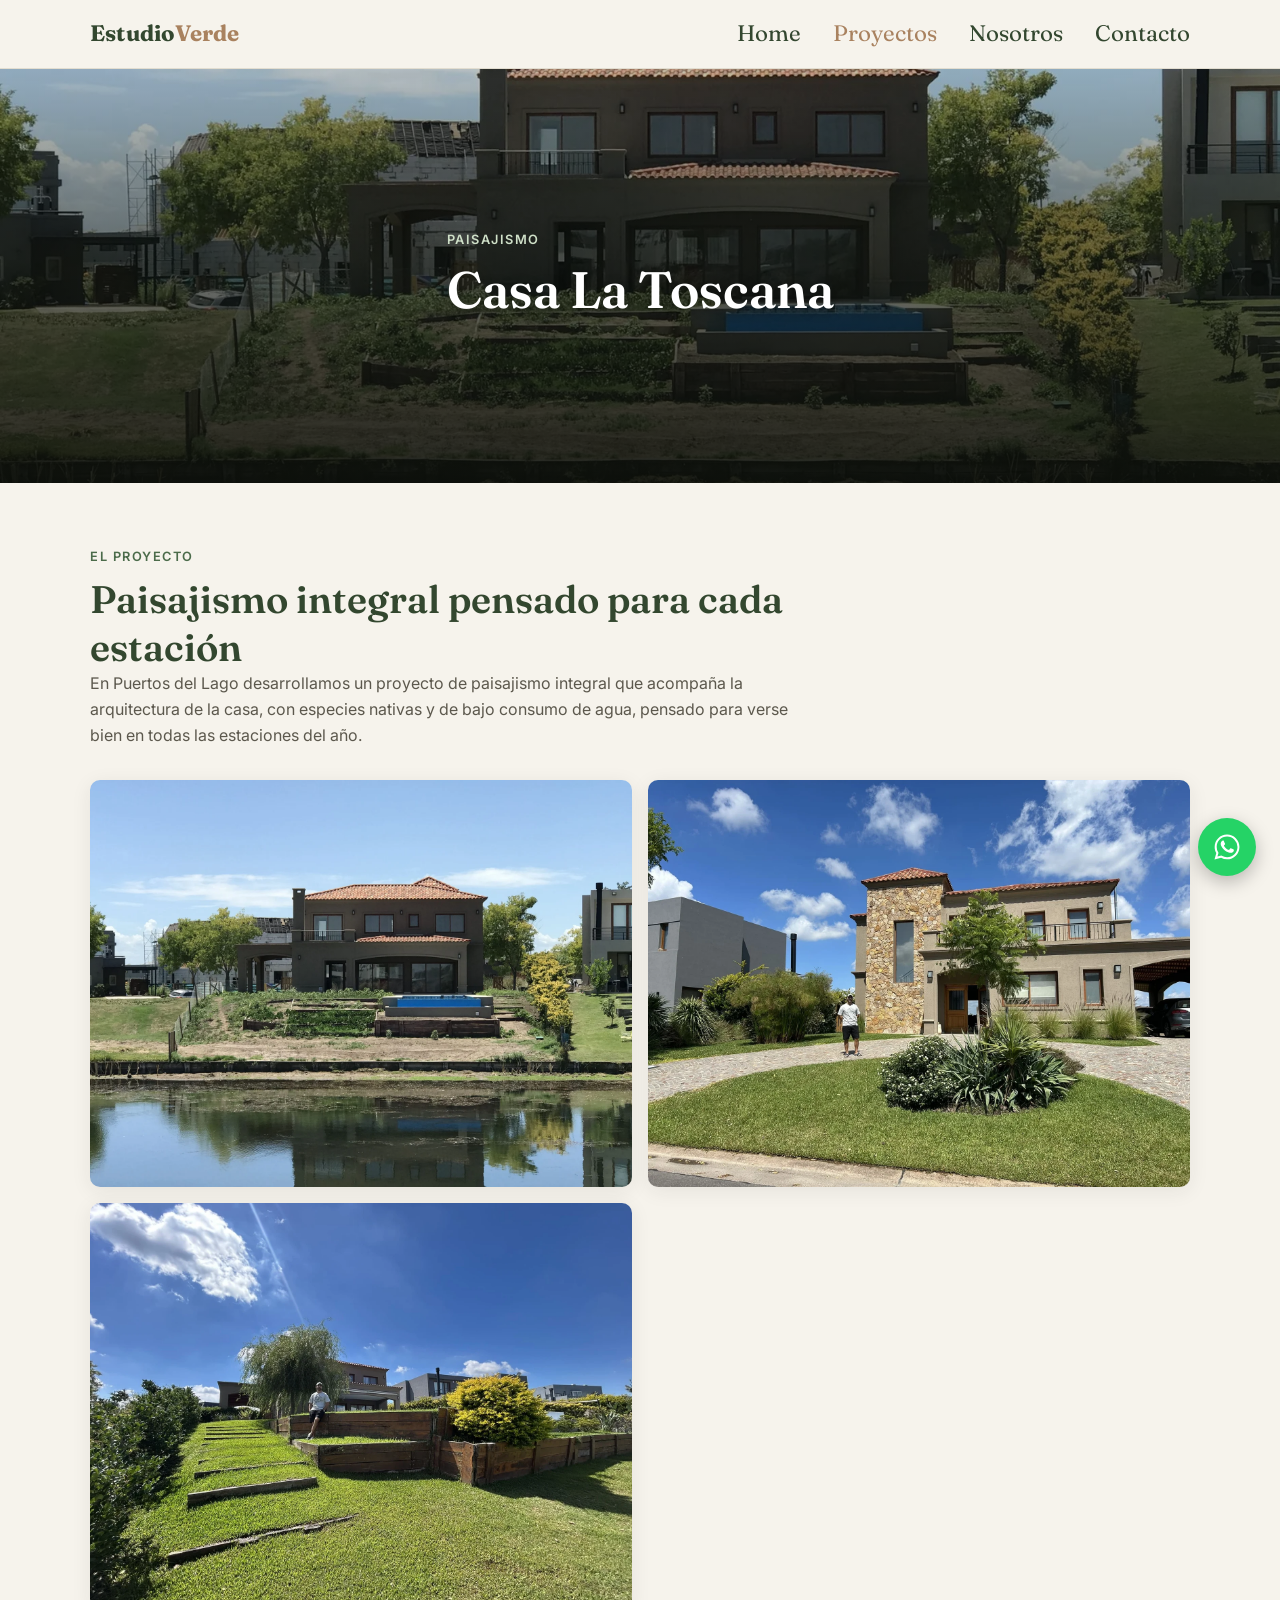
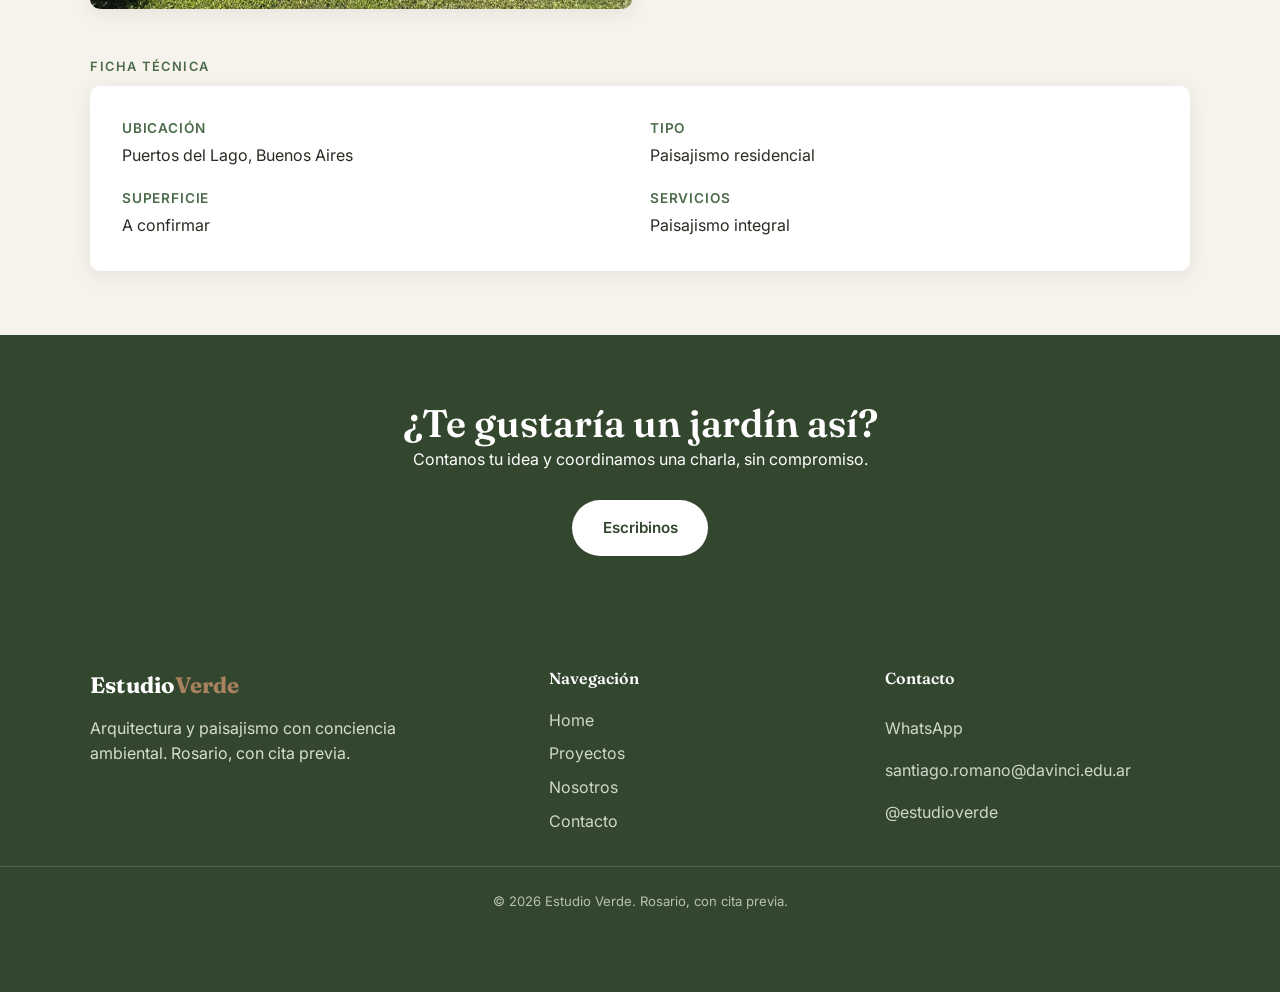
<file: proyectos/casa-la-toscana.html>
<!DOCTYPE html>
<html lang="es">
<head>
<meta charset="UTF-8">
<meta name="viewport" content="width=device-width, initial-scale=1.0">
<title>Casa La Toscana — Estudio Verde</title>
<meta name="description" content="Casa La Toscana, un proyecto de paisajismo integral de Estudio Verde.">
<link rel="preconnect" href="https://fonts.googleapis.com">
<link rel="preconnect" href="https://fonts.gstatic.com" crossorigin>
<link href="https://fonts.googleapis.com/css2?family=Fraunces:wght@500;600;700&family=Inter:wght@400;500;600&display=swap" rel="stylesheet">
<link rel="stylesheet" href="../css/styles.css">
</head>
<body>

<header class="header">
  <div class="contenedor">
    <a href="../index.html" class="wordmark">Estudio<span>Verde</span></a>
    <button class="nav-toggle" aria-label="Abrir menú" aria-expanded="false">
      <span></span><span></span><span></span>
    </button>
    <nav class="nav-menu">
      <a href="../index.html">Home</a>
      <a href="index.html" class="activo">Proyectos</a>
      <a href="../nosotros.html">Nosotros</a>
      <a href="../contacto.html">Contacto</a>
    </nav>
  </div>
</header>

<section class="hero hero-mini" style="background-image: linear-gradient(180deg, rgba(20,22,15,0.25) 0%, rgba(15,18,12,0.65) 55%, rgba(12,15,10,0.9) 100%), url('../img/proyectos/toscana-01.webp');">
  <div class="contenedor hero-contenido">
    <span class="eyebrow">Paisajismo</span>
    <h1>Casa La Toscana</h1>
  </div>
</section>

<section>
  <div class="contenedor">
    <div class="proyecto-intro">
      <span class="eyebrow">El proyecto</span>
      <h2>Paisajismo integral pensado para cada estación</h2>
      <!-- Texto de intro placeholder — completar con el relato real del proyecto -->
      <p>En Puertos del Lago desarrollamos un proyecto de paisajismo integral que acompaña la arquitectura de la casa, con especies nativas y de bajo consumo de agua, pensado para verse bien en todas las estaciones del año.</p>
    </div>

    <div class="galeria">
      <img src="../img/proyectos/toscana-01.webp" alt="Casa La Toscana — paisajismo integral 1">
      <img src="../img/proyectos/toscana-02.webp" alt="Casa La Toscana — paisajismo integral 2">
      <img src="../img/proyectos/toscana-03.webp" alt="Casa La Toscana — paisajismo integral 3">
    </div>

    <div style="margin-top:3rem;">
      <span class="eyebrow">Ficha técnica</span>
      <!-- Datos placeholder — completar con la información real del proyecto -->
      <dl class="ficha-tecnica">
        <div>
          <dt>Ubicación</dt>
          <dd>Puertos del Lago, Buenos Aires</dd>
        </div>
        <div>
          <dt>Tipo</dt>
          <dd>Paisajismo residencial</dd>
        </div>
        <div>
          <dt>Superficie</dt>
          <dd>A confirmar</dd>
        </div>
        <div>
          <dt>Servicios</dt>
          <dd>Paisajismo integral</dd>
        </div>
      </dl>
    </div>
  </div>
</section>

<section class="cta-final">
  <div class="contenedor centrado">
    <h2>¿Te gustaría un jardín así?</h2>
    <p>Contanos tu idea y coordinamos una charla, sin compromiso.</p>
    <div class="hero-acciones" style="justify-content:center;">
      <a href="../contacto.html" class="boton boton-primario">Escribinos</a>
    </div>
  </div>
</section>

<footer class="footer">
  <div class="contenedor">
    <div>
      <a href="../index.html" class="wordmark">Estudio<span>Verde</span></a>
      <p style="margin-top:0.75rem; max-width:340px;">Arquitectura y paisajismo con conciencia ambiental. Rosario, con cita previa.</p>
    </div>
    <div class="footer-links">
      <h4>Navegación</h4>
      <a href="../index.html">Home</a>
      <a href="index.html">Proyectos</a>
      <a href="../nosotros.html">Nosotros</a>
      <a href="../contacto.html">Contacto</a>
    </div>
    <div class="footer-links">
      <h4>Contacto</h4>
      <a href="https://wa.me/5491164099986?text=Hola!%20Vi%20la%20web%20de%20Estudio%20Verde%20y%20me%20gustar%C3%ADa%20hacer%20una%20consulta%20%F0%9F%8C%BF" target="_blank" rel="noopener">WhatsApp</a>
      <a href="mailto:santiago.romano@davinci.edu.ar">santiago.romano@davinci.edu.ar</a>
      <a href="https://instagram.com/estudioverde" target="_blank" rel="noopener">@estudioverde</a>
    </div>
  </div>
  <div class="footer-bottom">© 2026 Estudio Verde. Rosario, con cita previa.</div>
</footer>

<a class="whatsapp-flotante" href="https://wa.me/5491164099986?text=Hola!%20Vi%20la%20web%20de%20Estudio%20Verde%20y%20me%20gustar%C3%ADa%20hacer%20una%20consulta%20%F0%9F%8C%BF" target="_blank" rel="noopener" aria-label="Escribinos por WhatsApp">
  <svg viewBox="0 0 24 24"><path d="M12.04 2C6.58 2 2.13 6.45 2.13 11.91c0 1.75.46 3.45 1.32 4.95L2 22l5.28-1.38a9.9 9.9 0 0 0 4.76 1.21h.01c5.46 0 9.9-4.45 9.9-9.92 0-2.65-1.03-5.14-2.9-7.01A9.86 9.86 0 0 0 12.04 2m0 1.67c2.24 0 4.35.87 5.93 2.45a8.23 8.23 0 0 1 2.42 5.8c0 4.55-3.71 8.25-8.36 8.25a8.3 8.3 0 0 1-4.22-1.15l-.3-.18-3.13.82.84-3.04-.2-.31a8.18 8.18 0 0 1-1.27-4.39c0-4.55 3.71-8.25 8.29-8.25M8.53 7.02c-.17 0-.45.06-.68.32-.23.25-.9.87-.9 2.13 0 1.25.92 2.46 1.05 2.63.13.17 1.79 2.87 4.43 3.9 2.19.86 2.63.69 3.11.65.48-.04 1.55-.63 1.77-1.24.22-.6.22-1.12.15-1.23-.06-.11-.24-.17-.5-.3-.26-.13-1.55-.77-1.79-.86-.24-.09-.42-.13-.59.13-.17.26-.68.86-.83 1.03-.15.17-.31.19-.57.06-.26-.13-1.1-.4-2.09-1.28-.77-.68-1.29-1.53-1.44-1.79-.15-.26-.02-.4.11-.53.12-.12.26-.31.39-.47.13-.15.17-.26.26-.43.09-.17.04-.32-.02-.45-.06-.13-.59-1.44-.82-1.97-.21-.51-.43-.44-.59-.45-.15-.01-.32-.01-.5-.01"/></svg>
</a>

<script src="../js/main.js"></script>
</body>
</html>
</file>
<file: css/styles.css>
/* ===========================================================
   Estudio Verde — hoja de estilos compartida
   Mobile-first. Paleta: verdes (no flúor), tonos tierra y madera.
   =========================================================== */

:root {
  /* Paleta — editar acá para ajustar todo el sitio */
  --verde-principal: #4b6b4a;
  --verde-oscuro: #33472f;
  --verde-claro: #7c9a72;
  --tierra: #a9825f;
  --madera: #8a6446;
  --crema-fondo: #f6f3ec;
  --crema-card: #ffffff;
  --texto-principal: #2c2a24;
  --texto-suave: #5c584d;
  --borde: #e2ddd0;

  --fuente-titulos: 'Fraunces', Georgia, serif;
  --fuente-cuerpo: 'Inter', -apple-system, BlinkMacSystemFont, sans-serif;

  --radio: 10px;
  --sombra: 0 4px 20px rgba(44, 42, 36, 0.08);
  --contenido-max: 1140px;
}

* {
  box-sizing: border-box;
  margin: 0;
  padding: 0;
}

html {
  scroll-behavior: smooth;
}

body {
  font-family: var(--fuente-cuerpo);
  color: var(--texto-principal);
  background: var(--crema-fondo);
  line-height: 1.6;
  overflow-x: hidden;
}

img {
  max-width: 100%;
  display: block;
}

a {
  color: inherit;
  text-decoration: none;
}

ul {
  list-style: none;
}

h1, h2, h3, h4 {
  font-family: var(--fuente-titulos);
  color: var(--verde-oscuro);
  line-height: 1.25;
  font-weight: 600;
}

h1 { font-size: clamp(2rem, 5vw, 3.2rem); }
h2 { font-size: clamp(1.6rem, 4vw, 2.4rem); }
h3 { font-size: 1.3rem; }

p { color: var(--texto-suave); }

.contenedor {
  max-width: var(--contenido-max);
  margin: 0 auto;
  padding: 0 1.25rem;
}

section {
  padding: 4rem 0;
}

.seccion-alt {
  background: var(--crema-card);
}

.centrado { text-align: center; }

.eyebrow {
  text-transform: uppercase;
  letter-spacing: 0.12em;
  font-size: 0.8rem;
  font-weight: 600;
  color: var(--verde-principal);
  margin-bottom: 0.5rem;
  display: block;
}

.intro-seccion {
  max-width: 640px;
  margin: 0 auto 2.5rem;
  text-align: center;
}

/* ---------- Botones ---------- */
.boton {
  display: inline-block;
  padding: 0.85rem 1.8rem;
  border-radius: 999px;
  font-weight: 600;
  font-size: 0.95rem;
  border: 2px solid transparent;
  cursor: pointer;
  transition: transform 0.15s ease, box-shadow 0.15s ease, background 0.15s ease;
}

.boton:hover {
  transform: translateY(-2px);
}

.boton-primario {
  background: var(--verde-principal);
  color: #fff;
}

.boton-primario:hover {
  background: var(--verde-oscuro);
}

.boton-secundario {
  background: transparent;
  border-color: var(--verde-principal);
  color: var(--verde-principal);
}

.boton-secundario:hover {
  background: var(--verde-principal);
  color: #fff;
}

/* ---------- Header / nav ---------- */
.header {
  position: sticky;
  top: 0;
  z-index: 100;
  background: rgba(246, 243, 236, 0.95);
  backdrop-filter: blur(6px);
  border-bottom: 1px solid var(--borde);
}

.header .contenedor {
  display: flex;
  align-items: center;
  justify-content: space-between;
  padding-top: 1rem;
  padding-bottom: 1rem;
}

.wordmark {
  font-family: var(--fuente-titulos);
  font-size: 1.4rem;
  font-weight: 700;
  color: var(--verde-oscuro);
  letter-spacing: 0.01em;
}

.wordmark span {
  color: var(--tierra);
}

.nav-toggle {
  display: block;
  background: none;
  border: none;
  cursor: pointer;
  padding: 0.4rem;
  z-index: 110;
}

.nav-toggle span {
  display: block;
  width: 26px;
  height: 2px;
  background: var(--verde-oscuro);
  margin: 5px 0;
  transition: transform 0.2s ease, opacity 0.2s ease;
}

.nav-toggle[aria-expanded="true"] span:nth-child(1) {
  transform: translateY(7px) rotate(45deg);
}
.nav-toggle[aria-expanded="true"] span:nth-child(2) {
  opacity: 0;
}
.nav-toggle[aria-expanded="true"] span:nth-child(3) {
  transform: translateY(-7px) rotate(-45deg);
}

.nav-menu {
  position: fixed;
  inset: 0 0 0 30%;
  background: var(--crema-fondo);
  display: flex;
  flex-direction: column;
  justify-content: center;
  gap: 1.5rem;
  padding: 2rem;
  transform: translateX(100%);
  transition: transform 0.25s ease;
  border-left: 1px solid var(--borde);
}

.nav-menu.abierto {
  transform: translateX(0);
}

.nav-menu a {
  font-family: var(--fuente-titulos);
  font-size: 1.4rem;
  color: var(--verde-oscuro);
}

.nav-menu a.activo {
  color: var(--tierra);
}

/* ---------- Hero ---------- */
.hero {
  position: relative;
  min-height: 78vh;
  display: flex;
  align-items: flex-end;
  color: #fff;
  background-color: var(--verde-oscuro);
  background-size: cover;
  background-position: center;
}

.hero-contenido h1,
.hero-contenido p {
  text-shadow: 0 2px 12px rgba(0,0,0,0.45);
}

.hero-contenido {
  padding: 3rem 0 4rem;
  max-width: 720px;
}

.hero-contenido h1,
.hero-contenido p {
  color: #fff;
}

.hero-contenido .eyebrow {
  color: #cfe0c8;
}

.hero .boton-secundario {
  border-color: #fff;
  color: #fff;
}

.hero-acciones {
  margin-top: 1.75rem;
  display: flex;
  flex-wrap: wrap;
  gap: 1rem;
}

.hero-mini {
  min-height: 46vh;
  align-items: center;
}

.hero-mini .hero-contenido {
  padding: 3rem 0;
}

/* ---------- Grillas "qué hacen" ---------- */
.grilla-tres {
  display: grid;
  grid-template-columns: 1fr;
  gap: 1.75rem;
  margin-top: 2rem;
}

.tarjeta-servicio {
  background: var(--crema-card);
  border-radius: var(--radio);
  overflow: hidden;
  box-shadow: var(--sombra);
  display: flex;
  flex-direction: column;
}

.tarjeta-servicio img {
  height: 220px;
  width: 100%;
  object-fit: cover;
}

.tarjeta-servicio .texto {
  padding: 1.5rem;
}

.tarjeta-servicio p {
  margin-top: 0.5rem;
}

/* ---------- Por qué elegirlos ---------- */
.por-que {
  display: grid;
  grid-template-columns: 1fr;
  gap: 2rem;
  align-items: center;
}

.por-que-lista {
  display: grid;
  gap: 1.25rem;
  margin-top: 1.5rem;
}

.por-que-item {
  display: flex;
  gap: 1rem;
  align-items: flex-start;
}

.por-que-icono {
  flex-shrink: 0;
  width: 44px;
  height: 44px;
  border-radius: 50%;
  background: var(--verde-claro);
  color: #fff;
  display: flex;
  align-items: center;
  justify-content: center;
  font-weight: 700;
  font-family: var(--fuente-titulos);
}

/* ---------- Proyectos destacados / grilla ---------- */
.grilla-proyectos {
  display: grid;
  grid-template-columns: 1fr;
  gap: 1.75rem;
  margin-top: 2rem;
}

.tarjeta-proyecto {
  position: relative;
  border-radius: var(--radio);
  overflow: hidden;
  box-shadow: var(--sombra);
  aspect-ratio: 4/3;
  color: #fff;
}

.tarjeta-proyecto img {
  width: 100%;
  height: 100%;
  object-fit: cover;
  transition: transform 0.35s ease;
}

.tarjeta-proyecto:hover img {
  transform: scale(1.05);
}

.tarjeta-proyecto-info {
  position: absolute;
  inset: auto 0 0 0;
  padding: 1.5rem;
  background: linear-gradient(180deg, transparent, rgba(20,20,15,0.85));
}

.tarjeta-proyecto-info h3,
.tarjeta-proyecto-info span {
  color: #fff;
}

.tarjeta-proyecto-info span {
  font-size: 0.85rem;
  opacity: 0.85;
}

/* ---------- Proceso de trabajo ---------- */
.pasos-proceso {
  display: grid;
  grid-template-columns: 1fr;
  gap: 1.5rem;
  margin-top: 2rem;
  counter-reset: paso;
}

.paso {
  background: var(--crema-card);
  border-radius: var(--radio);
  padding: 1.75rem;
  box-shadow: var(--sombra);
}

.paso::before {
  counter-increment: paso;
  content: counter(paso);
  display: inline-flex;
  align-items: center;
  justify-content: center;
  width: 40px;
  height: 40px;
  border-radius: 50%;
  background: var(--tierra);
  color: #fff;
  font-family: var(--fuente-titulos);
  font-weight: 700;
  margin-bottom: 0.75rem;
}

/* ---------- Ubicación / Vení a visitarnos ---------- */
.seccion-ubicacion {
  background: var(--verde-oscuro);
  color: #fff;
  text-align: center;
}

.seccion-ubicacion .eyebrow {
  color: #cfe0c8;
}

.seccion-ubicacion h2 {
  color: #fff;
}

.seccion-ubicacion .intro-seccion p {
  color: #dfe6da;
}

.mapa-embed {
  position: relative;
  width: 100%;
  max-width: 900px;
  margin: 2rem auto 0;
  padding-bottom: 52%;
  border-radius: var(--radio);
  overflow: hidden;
  box-shadow: 0 10px 30px rgba(0,0,0,0.35);
}

.mapa-embed iframe {
  position: absolute;
  inset: 0;
  width: 100%;
  height: 100%;
  border: 0;
}

/* ---------- Preguntas frecuentes ---------- */
.faq-lista {
  display: grid;
  gap: 1rem;
  margin-top: 2rem;
  max-width: 800px;
  margin-left: auto;
  margin-right: auto;
}

.faq-item {
  background: var(--crema-card);
  border-radius: var(--radio);
  box-shadow: var(--sombra);
  overflow: hidden;
}

.faq-item summary {
  list-style: none;
  cursor: pointer;
  padding: 1.25rem 1.5rem;
  display: flex;
  justify-content: space-between;
  align-items: center;
  gap: 1rem;
  font-family: var(--fuente-titulos);
  font-weight: 600;
  color: var(--verde-oscuro);
}

.faq-item summary::-webkit-details-marker {
  display: none;
}

.faq-item summary::after {
  content: '+';
  font-size: 1.5rem;
  line-height: 1;
  color: var(--tierra);
  transition: transform 0.2s ease;
  flex-shrink: 0;
}

.faq-item[open] summary::after {
  transform: rotate(45deg);
}

.faq-item .faq-respuesta {
  padding: 0 1.5rem 1.25rem;
}

.faq-item .faq-respuesta p {
  color: var(--texto-suave);
}

/* ---------- CTA ---------- */
.cta-final {
  background: var(--verde-oscuro);
  color: #fff;
  text-align: center;
}

.cta-final h2,
.cta-final p {
  color: #fff;
}

.cta-final .contenedor {
  max-width: 640px;
}

.cta-final .boton-secundario {
  border-color: #fff;
  color: #fff;
}

.cta-final .boton-secundario:hover {
  background: #fff;
  color: var(--verde-oscuro);
}

.cta-final .boton-primario {
  background: #fff;
  color: var(--verde-oscuro);
}

/* ---------- Ficha técnica / página de proyecto ---------- */
.proyecto-intro {
  max-width: 720px;
}

.galeria {
  display: grid;
  grid-template-columns: 1fr;
  gap: 1rem;
  margin-top: 2rem;
}

.galeria img {
  border-radius: var(--radio);
  width: 100%;
  object-fit: cover;
  box-shadow: var(--sombra);
}

.ficha-tecnica {
  background: var(--crema-card);
  border-radius: var(--radio);
  box-shadow: var(--sombra);
  padding: 2rem;
  display: grid;
  gap: 1.25rem;
  grid-template-columns: 1fr;
}

.ficha-tecnica dt {
  font-weight: 600;
  color: var(--verde-principal);
  font-size: 0.85rem;
  text-transform: uppercase;
  letter-spacing: 0.06em;
}

.ficha-tecnica dd {
  color: var(--texto-principal);
  margin-top: 0.2rem;
}

/* ---------- Nosotros ---------- */
.perfiles {
  display: grid;
  grid-template-columns: 1fr;
  gap: 2rem;
  margin-top: 2rem;
}

.perfil {
  background: var(--crema-card);
  border-radius: var(--radio);
  box-shadow: var(--sombra);
  overflow: hidden;
}

.perfil img {
  width: 100%;
  height: 260px;
  object-fit: cover;
}

.perfil .texto {
  padding: 1.5rem;
}

/* ---------- Contacto ---------- */
.grilla-contacto {
  display: grid;
  grid-template-columns: 1fr;
  gap: 2.5rem;
  margin-top: 2rem;
}

.form-contacto {
  display: grid;
  gap: 1.1rem;
}

.campo {
  display: grid;
  gap: 0.4rem;
}

.campo label {
  font-weight: 600;
  font-size: 0.9rem;
  color: var(--verde-oscuro);
}

.campo input,
.campo textarea {
  font-family: var(--fuente-cuerpo);
  padding: 0.8rem 1rem;
  border: 1px solid var(--borde);
  border-radius: 8px;
  background: var(--crema-card);
  font-size: 1rem;
  color: var(--texto-principal);
}

.campo input:focus,
.campo textarea:focus {
  outline: 2px solid var(--verde-claro);
  outline-offset: 1px;
}

.campo textarea {
  resize: vertical;
  min-height: 130px;
}

.campo-error {
  color: #a33d3d;
  font-size: 0.82rem;
  min-height: 1em;
}

.form-mensaje-estado {
  padding: 0.9rem 1rem;
  border-radius: 8px;
  font-size: 0.9rem;
  display: none;
}

.form-mensaje-estado.visible {
  display: block;
}

.form-mensaje-estado.exito {
  background: #e4efe0;
  color: var(--verde-oscuro);
}

.form-mensaje-estado.error {
  background: #f7e6e6;
  color: #a33d3d;
}

/* honeypot anti-spam, oculto para usuarios reales */
.campo-oculto {
  position: absolute;
  left: -9999px;
  opacity: 0;
  pointer-events: none;
}

.info-contacto {
  display: grid;
  gap: 1.5rem;
  align-content: start;
}

.info-item {
  background: var(--crema-card);
  border-radius: var(--radio);
  box-shadow: var(--sombra);
  padding: 1.5rem;
}

.info-item h3 {
  margin-bottom: 0.4rem;
}

.info-item a.destacado {
  color: var(--verde-principal);
  font-weight: 600;
}

.boton-whatsapp-inline {
  background: #4caf50;
  color: #fff;
  padding: 0.75rem 1.4rem;
  border-radius: 999px;
  display: inline-flex;
  align-items: center;
  gap: 0.5rem;
  font-weight: 600;
  margin-top: 0.75rem;
}

/* ---------- Botón flotante WhatsApp ---------- */
.whatsapp-flotante {
  position: fixed;
  bottom: 1.5rem;
  right: 1.5rem;
  width: 58px;
  height: 58px;
  border-radius: 50%;
  background: #25D366;
  display: flex;
  align-items: center;
  justify-content: center;
  box-shadow: 0 6px 18px rgba(0,0,0,0.25);
  z-index: 200;
  transition: transform 0.15s ease;
}

.whatsapp-flotante:hover {
  transform: scale(1.08);
}

.whatsapp-flotante svg {
  width: 30px;
  height: 30px;
  fill: #fff;
}

/* ---------- Footer ---------- */
.footer {
  background: var(--verde-oscuro);
  color: #e9e6dd;
  padding: 3rem 0 5rem;
}

.footer .contenedor {
  display: grid;
  gap: 2rem;
  grid-template-columns: 1fr;
}

.footer .wordmark {
  color: #fff;
}

.footer .wordmark span {
  color: var(--tierra);
}

.footer h4 {
  color: #fff;
  margin-bottom: 0.75rem;
  font-size: 1rem;
}

.footer p {
  color: #d7ddcf;
}

.footer a {
  color: #cfd8c9;
}

.footer a:hover {
  color: #fff;
}

.footer-links {
  display: grid;
  gap: 0.5rem;
}

.footer-bottom {
  margin-top: 2rem;
  padding-top: 1.5rem;
  border-top: 1px solid rgba(255,255,255,0.15);
  font-size: 0.82rem;
  color: #b7c0af;
  text-align: center;
}

/* ---------- Breakpoints ---------- */
@media (min-width: 640px) {
  .grilla-proyectos {
    grid-template-columns: 1fr 1fr;
  }
  .perfiles {
    grid-template-columns: 1fr 1fr;
  }
  .galeria {
    grid-template-columns: 1fr 1fr;
  }
  .ficha-tecnica {
    grid-template-columns: 1fr 1fr;
  }
}

@media (min-width: 860px) {
  .nav-toggle {
    display: none;
  }
  .nav-menu {
    position: static;
    flex-direction: row;
    background: none;
    border: none;
    padding: 0;
    transform: none;
    gap: 2rem;
  }
  .grilla-tres {
    grid-template-columns: 1fr 1fr 1fr;
  }
  .por-que {
    grid-template-columns: 1fr 1fr;
  }
  .pasos-proceso {
    grid-template-columns: repeat(4, 1fr);
  }
  .grilla-contacto {
    grid-template-columns: 1.3fr 1fr;
  }
  .footer .contenedor {
    grid-template-columns: 1.4fr 1fr 1fr;
  }
}
</file>
